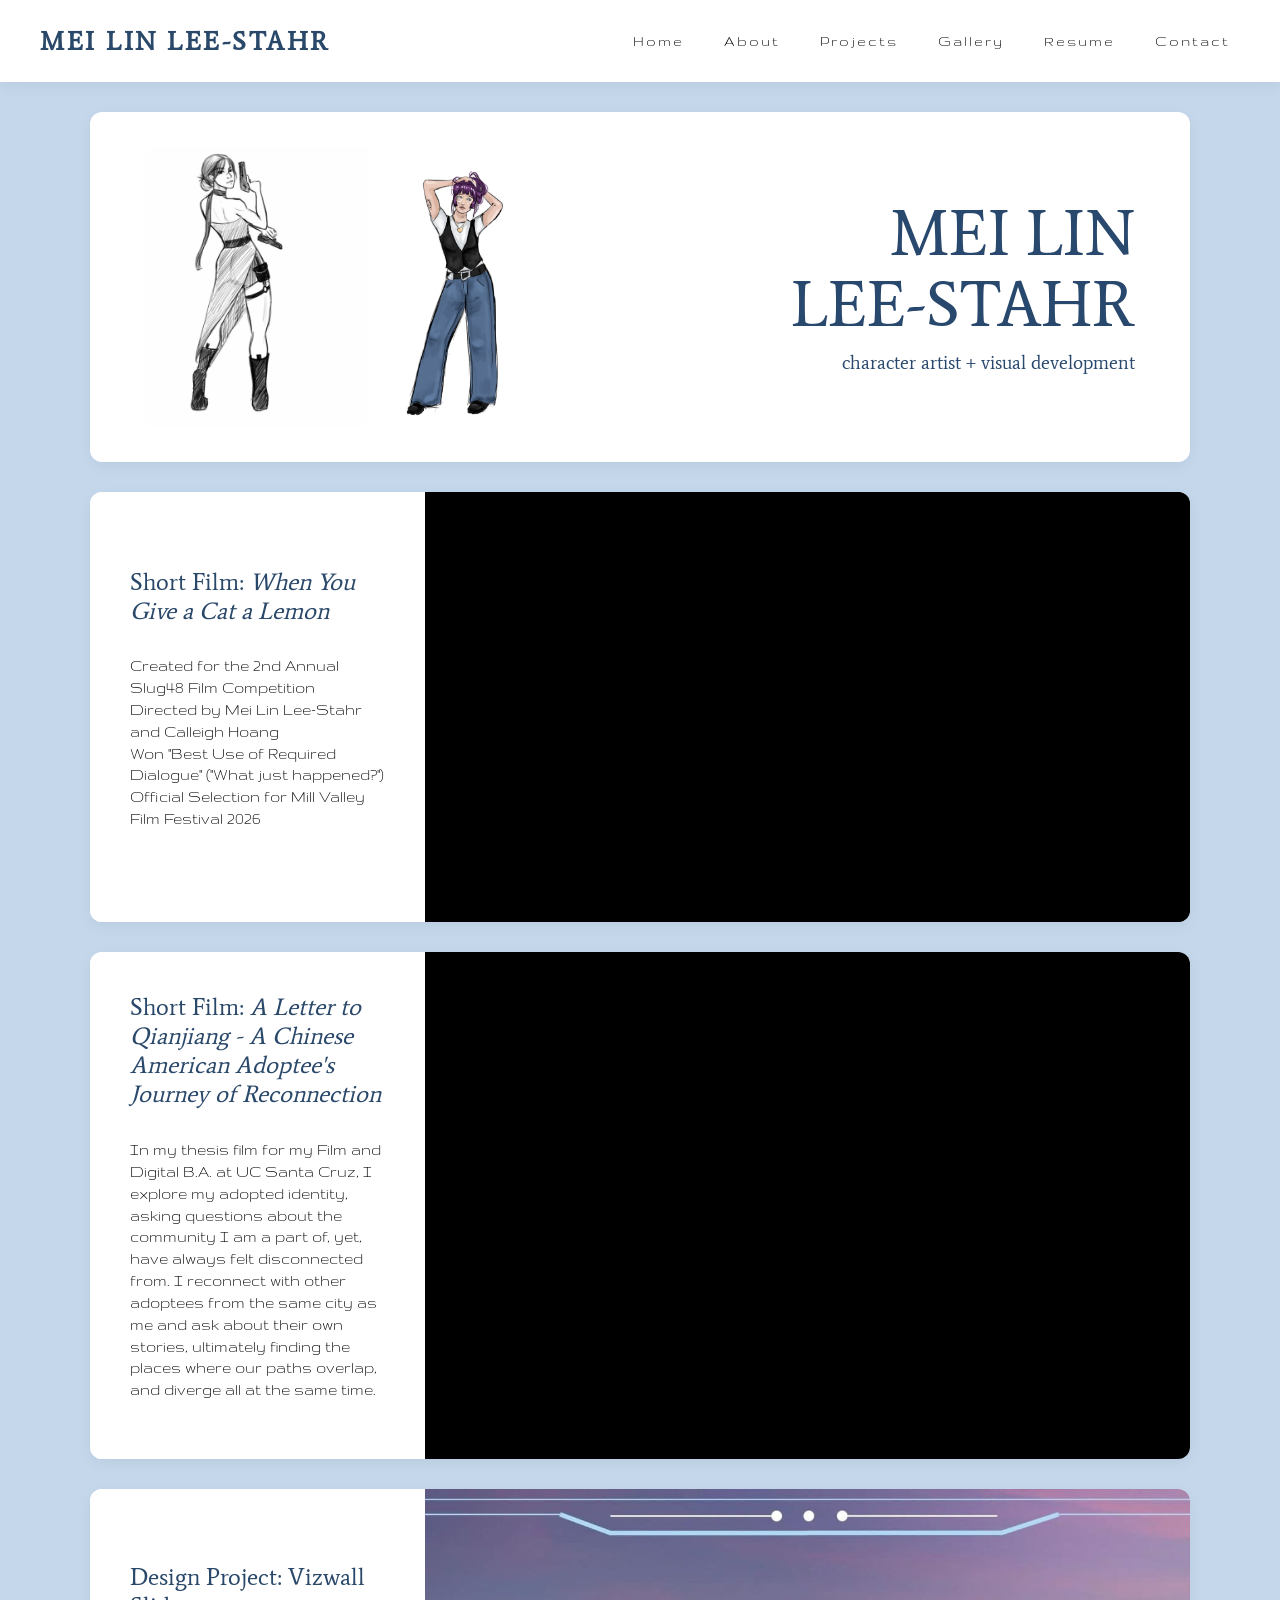
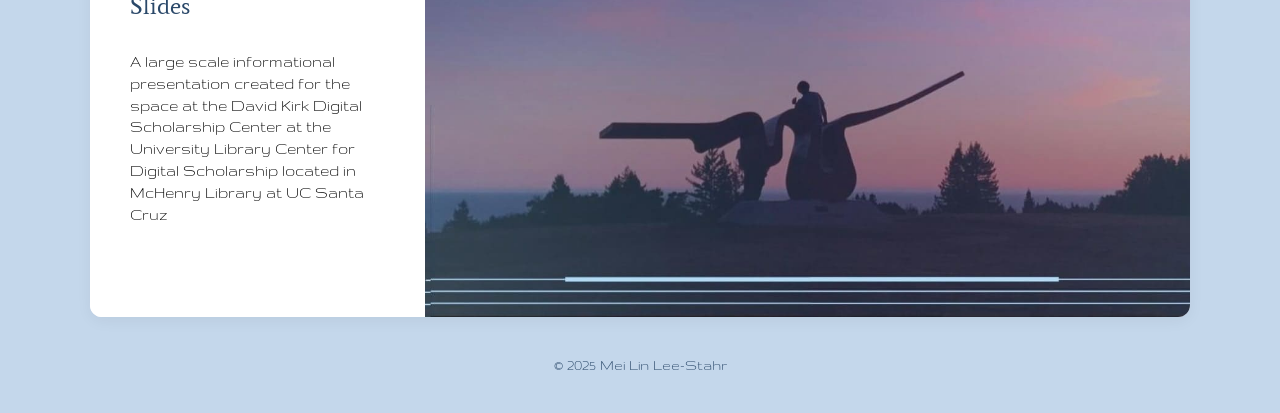
<file: index.html>
<!doctype html>
<html lang="en">
<head>
  <meta charset="utf-8">
  <title>Welcome!</title>
  <meta name="description" content="This is the landing page for Mei Lin's portfolio website.">
  <meta name="robots" content="noindex, nofollow">
  <meta name="viewport" content="width=device-width, initial-scale=1.0">
  <meta name="referrer" content="strict-origin-when-cross-origin">
  
  <link rel="stylesheet" href="mystylesfinal.css">

  <link rel="preconnect" href="https://fonts.googleapis.com">
  <link rel="preconnect" href="https://fonts.gstatic.com" crossorigin>
  <link href="https://fonts.googleapis.com/css2?family=Average&family=Gruppo&display=swap" rel="stylesheet">
</head>

<body>

<!-- Full-width header spanning the entire screen width -->
<header>
  <div class="navbar">
    <div class="logo" style="font-family:'Average';color: #2a4869;">MEI LIN LEE-STAHR</div>

    <nav>
      <ul class="nav-links">
        <li><a href="index.html">Home</a></li>
        <li><a href="About.html">About</a></li>

        <li class="dropdown">
          <a href="javascript:void(0);" class="dropdown-toggle">Projects</a>
          <ul class="dropdown-menu">
            <li><a href="Film.html">When You Give A Cat A Lemon</a></li>
            <li><a href="ltq.html">A Letter to Qianjiang</a></li>
            <li><a href="Projectvizwall.html"> Vizwall Slides </a> </li>
          </ul>
        </li>

        <li class="dropdown">
          <a href="javascript:void(0);" class="dropdown-toggle">Gallery</a>
          <ul class="dropdown-menu">
            <li><a href="characterdesign.html">Character Design</a></li>
            <li><a href="Illustration.html">Illustration</a></li>
            <li><a href="Storyboards.html">Storyboards</a></li>
            <li><a href="videography.html"> Videography </a> </li>
          </ul>
        </li>

        <li><a href="Resume.html">Resume</a></li>
        <li><a href="Contact.html">Contact</a></li>
      </ul>
    </nav>
  </div>
</header>

<main class="page-container">

  <section class="intro-section">
    <div class="intro-card">

      <!-- Restored Intro Art Images -->
      <div class="intro-art">
        <img
          src="imagess/charactersmall.jpeg"
          alt="Character illustration"
          class="intro-character"
        />
        <img
          src="imagess/myoutfit.png"
          alt="Character illustration"
          class="intro-character"
        />
      </div>

      <div class="intro-info">
        <h1 class="intro-name">
          <span>Mei Lin</span>
          <span>Lee-Stahr</span>
        </h1>

        <p class="intro-subtitle">
          character artist + visual development
        </p>
      </div>

    </div>
  </section>

  <div class="project">
    <div class="left">
      <h2 style="color: #2a4869; text-align: left; margin-top: 0;">
        Short Film: <i>When You Give a Cat a Lemon</i> 
      </h2>

      <p>
      Created for the 2nd Annual Slug48 Film Competition<br>
      Directed by Mei Lin Lee-Stahr and Calleigh Hoang<br>
      Won "Best Use of Required Dialogue" ("What just happened?")<br>
      Official Selection for Mill Valley Film Festival 2026
      </p>
    </div>

    <div class="right">
      <div class="video-wrapper">
        <iframe width="800" height="450" src="https://www.youtube.com/embed/4L1wHtk53HQ?si=ygvUxdl6OCo_D9rA" title="YouTube video player" frameborder="0" allow="accelerometer; autoplay; clipboard-write; encrypted-media; gyroscope; picture-in-picture; web-share" referrerpolicy="strict-origin-when-cross-origin" allowfullscreen></iframe>
      </div>
    </div>
  </div>


  <div class="project">
    <div class="left">
      <h2 style="color: #2a4869; text-align: left; margin-top: 0;">
        Short Film: 
        <i>A Letter to Qianjiang - A Chinese American Adoptee's Journey of Reconnection</i>
      </h2>

      <p>
        In my thesis film for my Film and Digital B.A. at UC Santa Cruz, I explore my adopted identity, asking questions about the community I am a part of, yet, have always felt disconnected from. I reconnect with other adoptees from the same city as me and ask about their own stories, ultimately finding the places where our paths overlap, and diverge all at the same time.
      </p>
    </div>

    <div class="right">
      <div class="video-wrapper">
        <iframe width="800" height="450" src="https://www.youtube.com/embed/sx1tc9J9OdE?si=EUVCBI6iU2lTYynq" title="YouTube video player" frameborder="0" allow="accelerometer; autoplay; clipboard-write; encrypted-media; gyroscope; picture-in-picture; web-share" referrerpolicy="strict-origin-when-cross-origin" allowfullscreen></iframe>
      </div>
    </div>
  </div>

  <div class="project">
    <div class="left">
      <h2 style="color: #2a4869; text-align: left; margin-top: 0;">
        Design Project: Vizwall Slides
      </h2>

      <p>
        A large scale informational presentation created for the space at the David Kirk Digital Scholarship Center at the University Library Center for Digital Scholarship located in McHenry Library at UC Santa Cruz
      </p>
    </div>

    <div class="right">
      <a href="Projectvizwall.html">
        <img width="1050" height="600" src="imagess/Vizwallsample-min.jpg" alt="A sunset image of a figure sitting on a squiggle structure">
      </a>
    </div>
  </div>

</main>

<footer class="page-container">
  &copy; 2025 Mei Lin Lee-Stahr
</footer>

<!-- Image Lightbox Modal -->
<div id="imageModal" class="modal" onclick="closeModal()">
  <span class="modal-close">&times;</span>
  <img class="modal-content" id="modalImg">
</div>

<script>
  document.querySelectorAll('.imggrid img, .imggrid-3 img, .right a img, .intro-character').forEach(img => {
    img.style.cursor = 'pointer';
    img.addEventListener('click', function(e) {
      if(this.closest('a') && this.closest('a').getAttribute('href') !== '#') return;
      const modal = document.getElementById('imageModal');
      const modalImg = document.getElementById('modalImg');
      modal.style.display = 'flex';
      modalImg.src = this.src;
      modalImg.alt = this.alt;
    });
  });

  function closeModal() {
    document.getElementById('imageModal').style.display = 'none';
  }

  document.addEventListener('keydown', function(e) {
    if (e.key === 'Escape') closeModal();
  });
</script>

</body>
</html>
</file>
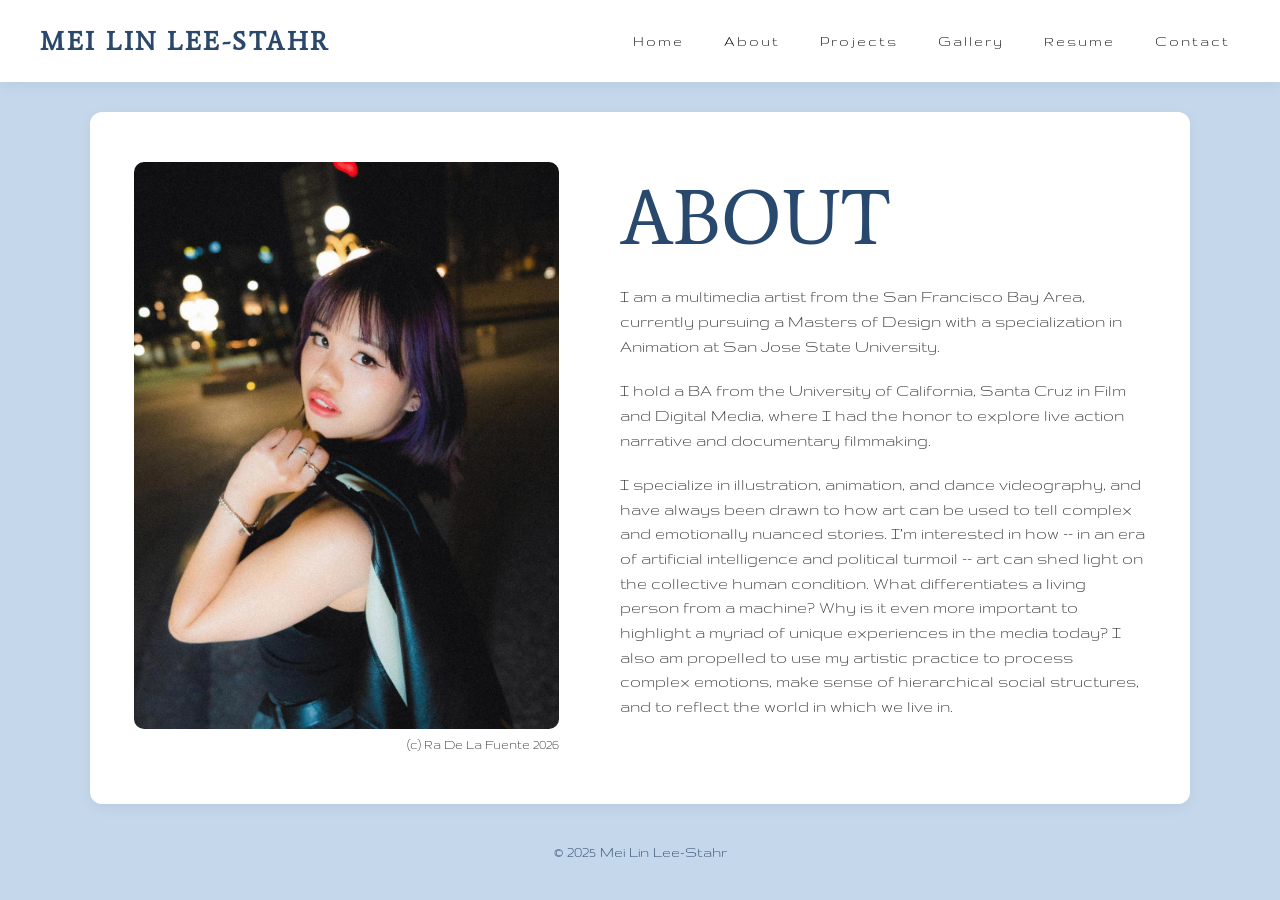
<file: About.html>
<!doctype html>
<html lang="en">
<head>
  <meta charset="utf-8">
  <title>About</title>
  <meta name="description" content="This page explains who Mei Lin is not only as an artist, but as a human being.">
  <meta name="robots" content="noindex, nofollow">
  <meta name="viewport" content="width=device-width, initial-scale=1.0">
  <meta name="referrer" content="strict-origin-when-cross-origin">
  
  <link rel="stylesheet" href="mystylesfinal.css">

  <link rel="preconnect" href="https://fonts.googleapis.com">
  <link rel="preconnect" href="https://fonts.gstatic.com" crossorigin>
  <link href="https://fonts.googleapis.com/css2?family=Average&family=Gruppo&display=swap" rel="stylesheet">
</head>

<body>

<header>
  <div class="navbar">
    <div class="logo" style="font-family:'Average';color: #2a4869;">MEI LIN LEE-STAHR</div>

    <nav>
      <ul class="nav-links">
        <li><a href="index.html">Home</a></li>
        <li><a href="About.html">About</a></li>

        <li class="dropdown">
          <a href="javascript:void(0);" class="dropdown-toggle">Projects</a>
          <ul class="dropdown-menu">
            <li><a href="Film.html">When You Give A Cat A Lemon</a></li>
            <li><a href="ltq.html">A Letter to Qianjiang</a></li>
            <li><a href="Projectvizwall.html">Vizwall Slides</a></li>
          </ul>
        </li>

        <li class="dropdown">
          <a href="javascript:void(0);" class="dropdown-toggle">Gallery</a>
          <ul class="dropdown-menu">
            <li><a href="characterdesign.html">Character Design</a></li>
            <li><a href="Illustration.html">Illustration</a></li>
            <li><a href="Storyboards.html">Storyboards</a></li>
            <li><a href="videography.html">Videography</a></li>
          </ul>
        </li>

        <li><a href="Resume.html">Resume</a></li>
        <li><a href="Contact.html">Contact</a></li>
      </ul>
    </nav>
  </div>
</header>

<main class="page-container">
  <section class="about-section">
    <div class="about-card">

      <div class="about-image">
        <img src="imagess/meilinsmaller.jpg" alt="Portrait of Mei Lin">
        <p class="photo-credit">(c) Ra De La Fuente 2026</p>
      </div>

      <div class="about-info">
        <h1>ABOUT</h1>

        <p>
          I am a multimedia artist from the San Francisco Bay Area,
          currently pursuing a Masters of Design with a specialization
          in Animation at San Jose State University.
        </p>

        <p>
          I hold a BA from the University of California, Santa Cruz
          in Film and Digital Media, where I had the honor to explore
          live action narrative and documentary filmmaking.
        </p>

        <p>
          I specialize in illustration, animation, and dance
          videography, and have always been drawn to how art can be
          used to tell complex and emotionally nuanced stories.
          I’m interested in how -- in an era of artificial intelligence
          and political turmoil -- art can shed light on the collective
          human condition. What differentiates a living person from
          a machine? Why is it even more important to highlight a
          myriad of unique experiences in the media today? I also
          am propelled to use my artistic practice to process
          complex emotions, make sense of hierarchical social
          structures, and to reflect the world in which we live in.
        </p>
      </div>

    </div>
  </section>
</main>

<footer class="page-container">
  &copy; 2025 Mei Lin Lee-Stahr
</footer>

<!-- Image Lightbox Modal -->
<div id="imageModal" class="modal" onclick="closeModal()">
  <span class="modal-close">&times;</span>
  <img class="modal-content" id="modalImg">
</div>

<script>
  document.querySelectorAll('.about-image img').forEach(img => {
    img.style.cursor = 'pointer';
    img.addEventListener('click', function() {
      const modal = document.getElementById('imageModal');
      const modalImg = document.getElementById('modalImg');
      modal.style.display = 'flex';
      modalImg.src = this.src;
      modalImg.alt = this.alt;
    });
  });

  function closeModal() {
    document.getElementById('imageModal').style.display = 'none';
  }

  document.addEventListener('keydown', function(e) {
    if (e.key === 'Escape') closeModal();
  });
</script>

</body>
</html>
</file>
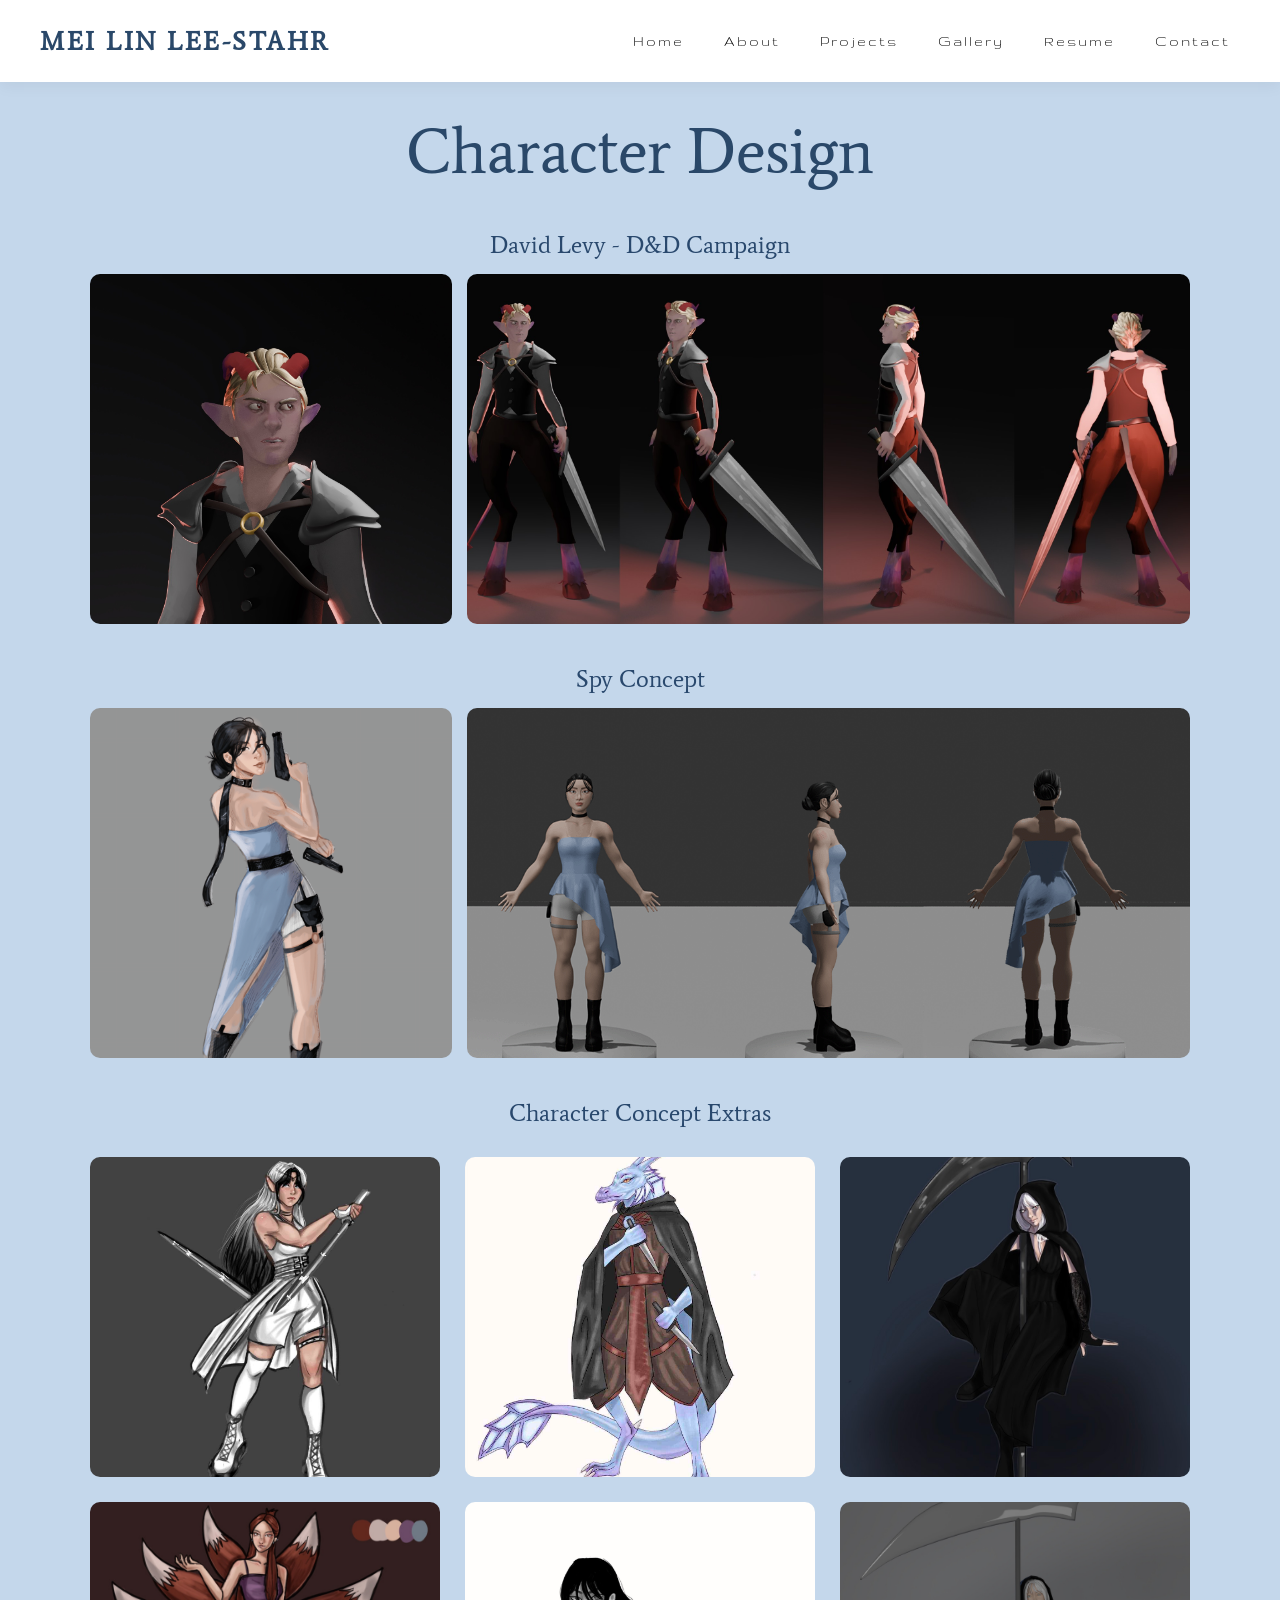
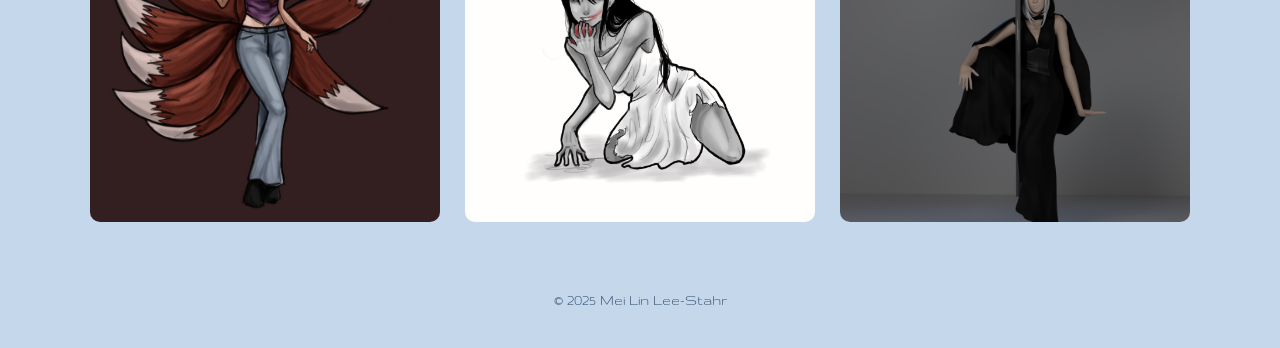
<file: characterdesign.html>
<!doctype html>
<html lang="en">
<head>
  <meta charset="utf-8">
  <title>Character Design</title>
  <meta name="description" content="This page showcases Mei Lin's character designs.">
  <meta name="robots" content="noindex, nofollow">
  <meta name="viewport" content="width=device-width, initial-scale=1.0">
  <meta name="referrer" content="strict-origin-when-cross-origin">

  <link rel="stylesheet" href="mystylesfinal.css">

  <link rel="preconnect" href="https://fonts.googleapis.com">
  <link rel="preconnect" href="https://fonts.gstatic.com" crossorigin>
  <link href="https://fonts.googleapis.com/css2?family=Average&family=Gruppo&display=swap" rel="stylesheet">
</head>

<body>

 <header>
  <div class="navbar">
    <div class="logo" style="font-family:'Average';color: #2a4869;">MEI LIN LEE-STAHR</div>

     <nav>
      <ul class="nav-links">
        <li><a href="index.html">Home</a></li>
        <li><a href="About.html">About</a></li>

       <li class="dropdown">
          <a href="javascript:void(0);" class="dropdown-toggle">Projects</a>
          <ul class="dropdown-menu">
            <li><a href="Film.html">When You Give A Cat A Lemon</a></li>
            <li><a href="ltq.html">A Letter to Qianjiang</a></li>
            <li><a href="Projectvizwall.html">Vizwall Slides</a></li>
          </ul>
        </li>

        <li class="dropdown">
          <a href="javascript:void(0);" class="dropdown-toggle">Gallery</a>
          <ul class="dropdown-menu">
            <li><a href="characterdesign.html">Character Design</a></li>
            <li><a href="Illustration.html">Illustration</a></li>
            <li><a href="Storyboards.html">Storyboards</a></li>
            <li><a href="videography.html">Videography</a></li>
          </ul>
        </li>

        <li><a href="Resume.html">Resume</a></li>
        <li><a href="Contact.html">Contact</a></li>
      </ul>
    </nav>
  </div>
</header>

  <main class="page-container">

    <h1 class="page-title" style="color: #2a4869;">
      Character Design
    </h1>

    <h2>David Levy - D&amp;D Campaign</h2>

    <div class="imggrid">
      <img src="imagess/DAVID vertical 4kpng.jpg"
           alt="A digital drawing of an elf holding two swords.">
      <img src="imagess/davidturnaroundsmall.jpg"
           alt="A digital drawing of a blue and purple dragon with a cloak.">
    </div>

    <h2>Spy Concept</h2>

    <div class="imggrid">
      <img src="imagess/charactersmallcolor.png"
           alt="A digital drawing of a reaper character sitting on a scythe.">
      <img src="imagess/Artboard 1.png"
           alt="A digital drawing of a nine tailed fox woman.">
    </div>

    <h2>Character Concept Extras</h2>

    <div class="imggrid-3">
      <img src="imagess/elfsmall.jpg"
           alt="A digital drawing of an elf holding two swords.">
      <img src="imagess/akrasmall.jpeg"
           alt="A digital drawing of a blue and purple dragon with a cloak.">
      <img src="imagess/reapersmall.jpg"
           alt="A digital drawing of a reaper character sitting on a scythe.">
      <img src="imagess/kitsune.jpg"
           alt="A digital drawing of a nine tailed fox woman.">
    <img src="imagess/wicked_love.jpg" alt="">
        <img src="imagess/reaper3d.jpg" alt="">
    </div>

  </main>

  <footer>
    &copy; 2025 Mei Lin Lee-Stahr
  </footer>

</body>
<!-- Image Lightbox Modal -->
<div id="imageModal" class="modal" onclick="closeModal()">
  <span class="modal-close">&times;</span>
  <img class="modal-content" id="modalImg">
</div>

<script>
  // Add click event to all gallery images
  document.querySelectorAll('.imggrid img, .imggrid-3 img').forEach(img => {
    img.style.cursor = 'pointer';
    img.addEventListener('click', function() {
      const modal = document.getElementById('imageModal');
      const modalImg = document.getElementById('modalImg');
      modal.style.display = 'flex';
      modalImg.src = this.src;
      modalImg.alt = this.alt;
    });
  });

  function closeModal() {
    document.getElementById('imageModal').style.display = 'none';
  }

  // Close modal on Escape key
  document.addEventListener('keydown', function(e) {
    if (e.key === 'Escape') closeModal();
  });
</script>
</html>
</file>
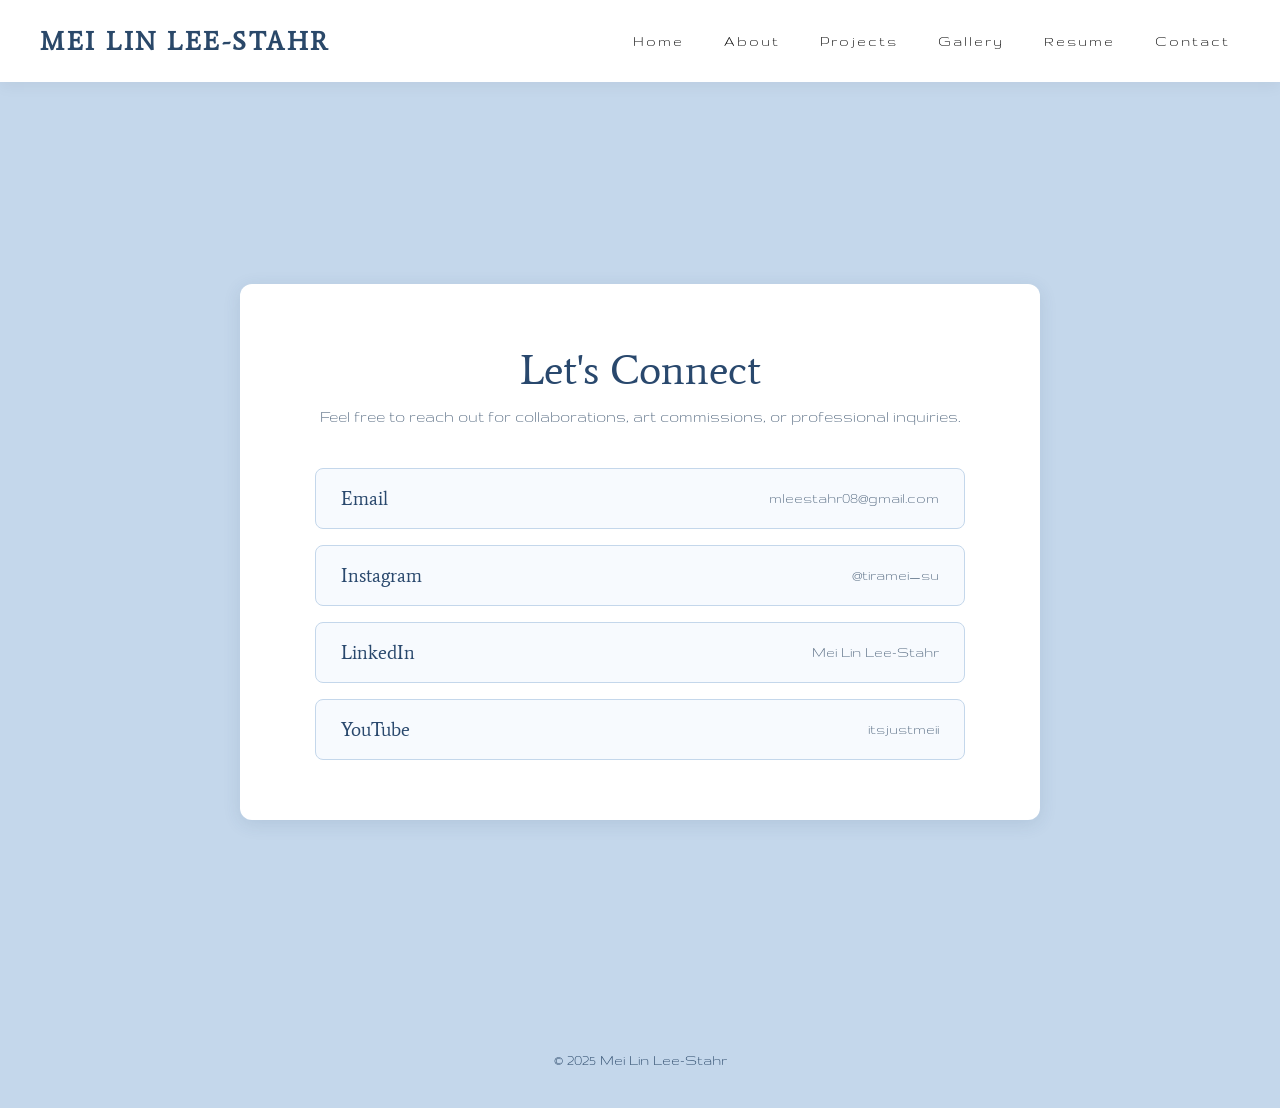
<file: Contact.html>
<!doctype html>
<html lang="en">
<head>
  <meta charset="utf-8">
  <title>Contact - Mei Lin Lee-Stahr</title>
  <meta name="description" content="Get in touch with Mei Lin Lee-Stahr for collaborations, art commissions, and inquiries.">
  <meta name="robots" content="noindex, nofollow">
  <meta name="viewport" content="width=device-width, initial-scale=1.0">
  <meta name="referrer" content="strict-origin-when-cross-origin">
  
  <link rel="stylesheet" href="mystylesfinal.css">
  <link rel="preconnect" href="https://fonts.googleapis.com">
  <link rel="preconnect" href="https://fonts.gstatic.com" crossorigin>
  <link href="https://fonts.googleapis.com/css2?family=Average&family=Gruppo&display=swap" rel="stylesheet">
</head>

<body>

<!-- Header -->
<header>
  <div class="navbar">
    <div class="logo" style="font-family:'Average';color: #2a4869;">MEI LIN LEE-STAHR</div>

    <nav>
      <ul class="nav-links">
        <li><a href="index.html">Home</a></li>
        <li><a href="About.html">About</a></li>

        <!-- Projects Dropdown -->
      <li class="dropdown">
          <a href="javascript:void(0);" class="dropdown-toggle">Projects</a>
          <ul class="dropdown-menu">
            <li><a href="Film.html">When You Give A Cat A Lemon</a></li>
            <li><a href="ltq.html">A Letter to Qianjiang</a></li>
            <li><a href="Projectvizwall.html">Vizwall Slides</a></li>
          </ul>
        </li>

        <li class="dropdown">
          <a href="javascript:void(0);" class="dropdown-toggle">Gallery</a>
          <ul class="dropdown-menu">
            <li><a href="characterdesign.html">Character Design</a></li>
            <li><a href="Illustration.html">Illustration</a></li>
            <li><a href="Storyboards.html">Storyboards</a></li>
            <li><a href="videography.html">Videography</a></li>
          </ul>
        </li>

        <li><a href="Resume.html">Resume</a></li>
        <li><a href="Contact.html">Contact</a></li>
      </ul>
    </nav>
  </div>
</header>

<!-- Main Contact Page Content -->
<main class="contact-page">
  <article class="contact-card">
    <div class="contact-header">
      <h1>Let's Connect</h1>
      <p>Feel free to reach out for collaborations, art commissions, or professional inquiries.</p>
    </div>

    <!-- Social Media & Direct Contact List -->
    <div class="contact-links-list">
      
      <a href="mailto:mleestahr08@gmail.com" class="contact-link-item">
        <span class="contact-platform">Email</span>
        <span class="contact-handle">mleestahr08@gmail.com</span>
      </a>

      <a href="https://instagram.com/tiramei_su" target="_blank" rel="noopener noreferrer" class="contact-link-item">
        <span class="contact-platform">Instagram</span>
        <span class="contact-handle">@tiramei_su</span>
      </a>

      <a href="https://linkedin.com/in/mei-lin-lee-stahr" target="_blank" rel="noopener noreferrer" class="contact-link-item">
        <span class="contact-platform">LinkedIn</span>
        <span class="contact-handle">Mei Lin Lee-Stahr</span>
      </a>

      <a href="https://www.youtube.com/@itsjustmeii" target="_blank" rel="noopener noreferrer" class="contact-link-item">
        <span class="contact-platform">YouTube</span>
        <span class="contact-handle">itsjustmeii</span>
      </a>

    </div>

  </article>
</main>

<footer class="page-container">
  &copy; 2025 Mei Lin Lee-Stahr
</footer>

</body>
</html>
</file>
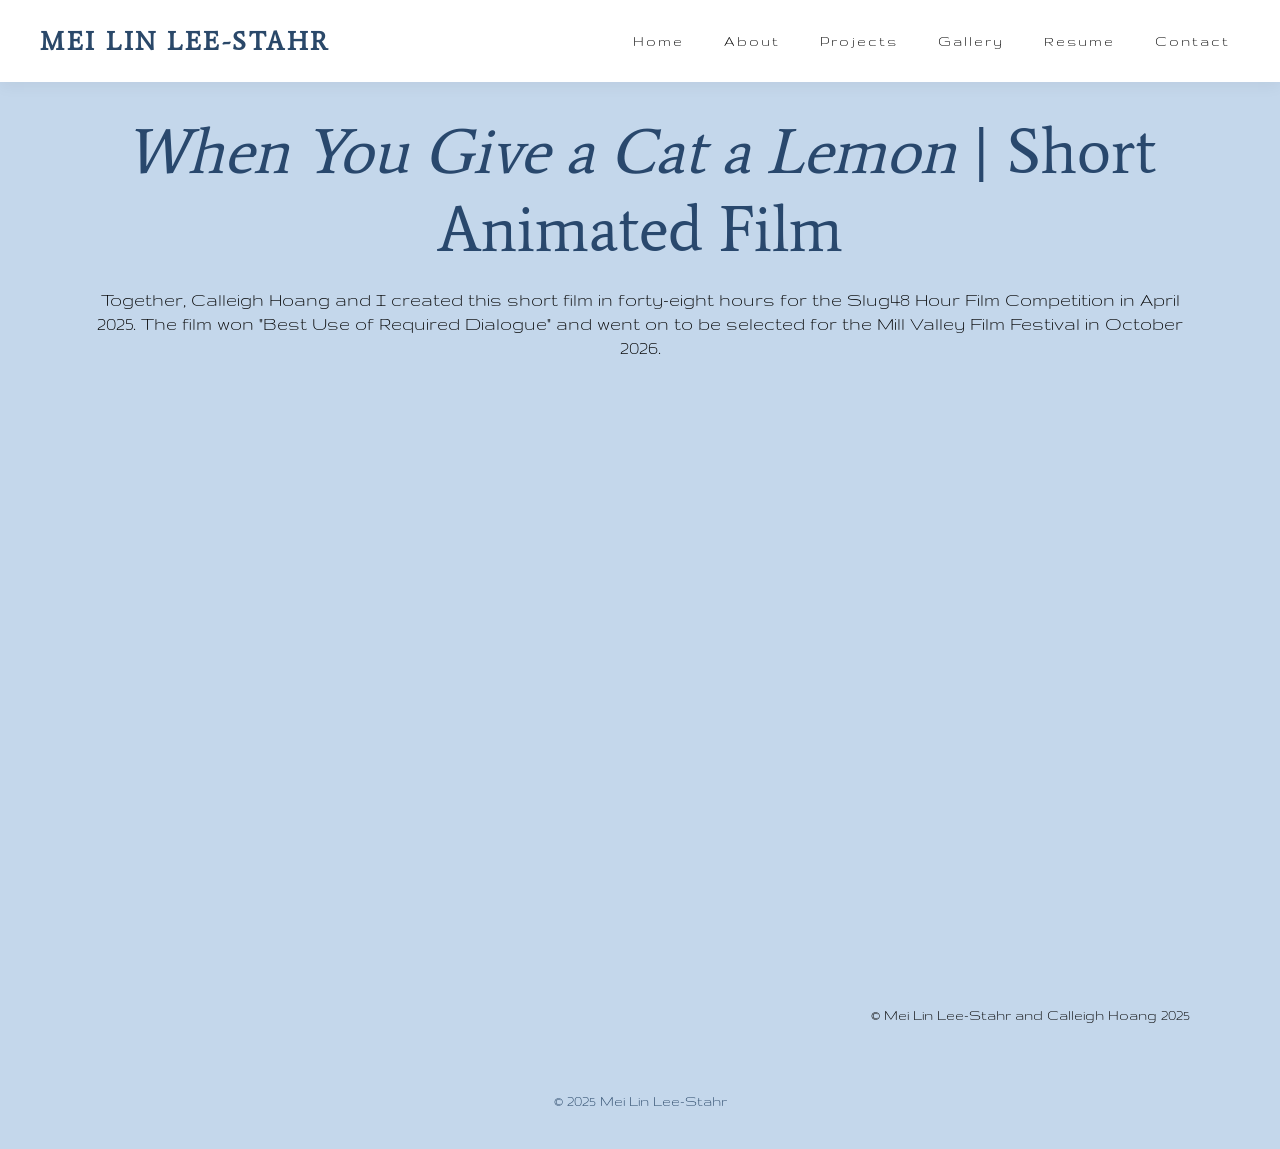
<file: Film.html>
<!doctype html>
<html lang="en">
<head>
  <meta charset="utf-8">
  <title>When You Give A Cat A Lemon</title>
  <meta name="description" content="This page showcases the film When You Give a Cat A Lemon.">
  <meta name="robots" content="noindex, nofollow">
  <meta name="viewport" content="width=device-width, initial-scale=1.0">
  <meta name="referrer" content="strict-origin-when-cross-origin">
  
  <link rel="stylesheet" href="mystylesfinal.css">
  <link rel="preconnect" href="https://fonts.googleapis.com">
  <link rel="preconnect" href="https://fonts.gstatic.com" crossorigin>
  <link href="https://fonts.googleapis.com/css2?family=Average&family=Gruppo&display=swap" rel="stylesheet">
</head>

<body>

<header>
  <div class="navbar">
    <div class="logo" style="font-family:'Average';color: #2a4869;">MEI LIN LEE-STAHR</div>

    <nav>
      <ul class="nav-links">
        <li><a href="index.html">Home</a></li>
        <li><a href="About.html">About</a></li>

        <li class="dropdown">
          <a href="javascript:void(0);" class="dropdown-toggle">Projects</a>
          <ul class="dropdown-menu">
            <li><a href="Film.html">When You Give A Cat A Lemon</a></li>
            <li><a href="ltq.html">A Letter to Qianjiang</a></li>
            <li><a href="Projectvizwall.html"> Vizwall Slides </a> </li>
          </ul>
        </li>

        <li class="dropdown">
          <a href="javascript:void(0);" class="dropdown-toggle">Gallery</a>
          <ul class="dropdown-menu">
            <li><a href="characterdesign.html">Character Design</a></li>
            <li><a href="Illustration.html">Illustration</a></li>
            <li><a href="Storyboards.html">Storyboards</a></li>
            <li><a href="videography.html"> Videography </a> </li>
          </ul>
        </li>

        <li><a href="Resume.html">Resume</a></li>
        <li><a href="Contact.html">Contact</a></li>
      </ul>
    </nav>
  </div>
</header>

<main class="page-container">

  <h1> <i>When You Give a Cat a Lemon</i> | Short Animated Film</h1>
  
  <p> Together, Calleigh Hoang and I created this short film in forty-eight hours for the Slug48 Hour Film Competition in April 2025. The film won "Best Use of Required Dialogue" and went on to be selected for the Mill Valley Film Festival in October 2026. </p>

  <div class="featured-video">
    <iframe src="https://www.youtube.com/embed/4L1wHtk53HQ?si=cvuCaAKDShS4fzBr" title="YouTube video player" allow="accelerometer; autoplay; clipboard-write; encrypted-media; gyroscope; picture-in-picture; web-share" allowfullscreen></iframe>
  </div>
  <figcaption style="font-family:'Gruppo'; text-align:right; margin-bottom:30px;">&copy; Mei Lin Lee-Stahr and Calleigh Hoang 2025</figcaption>


</main>

<footer class="page-container">
  &copy; 2025 Mei Lin Lee-Stahr
</footer>

</body>
</html>
</file>
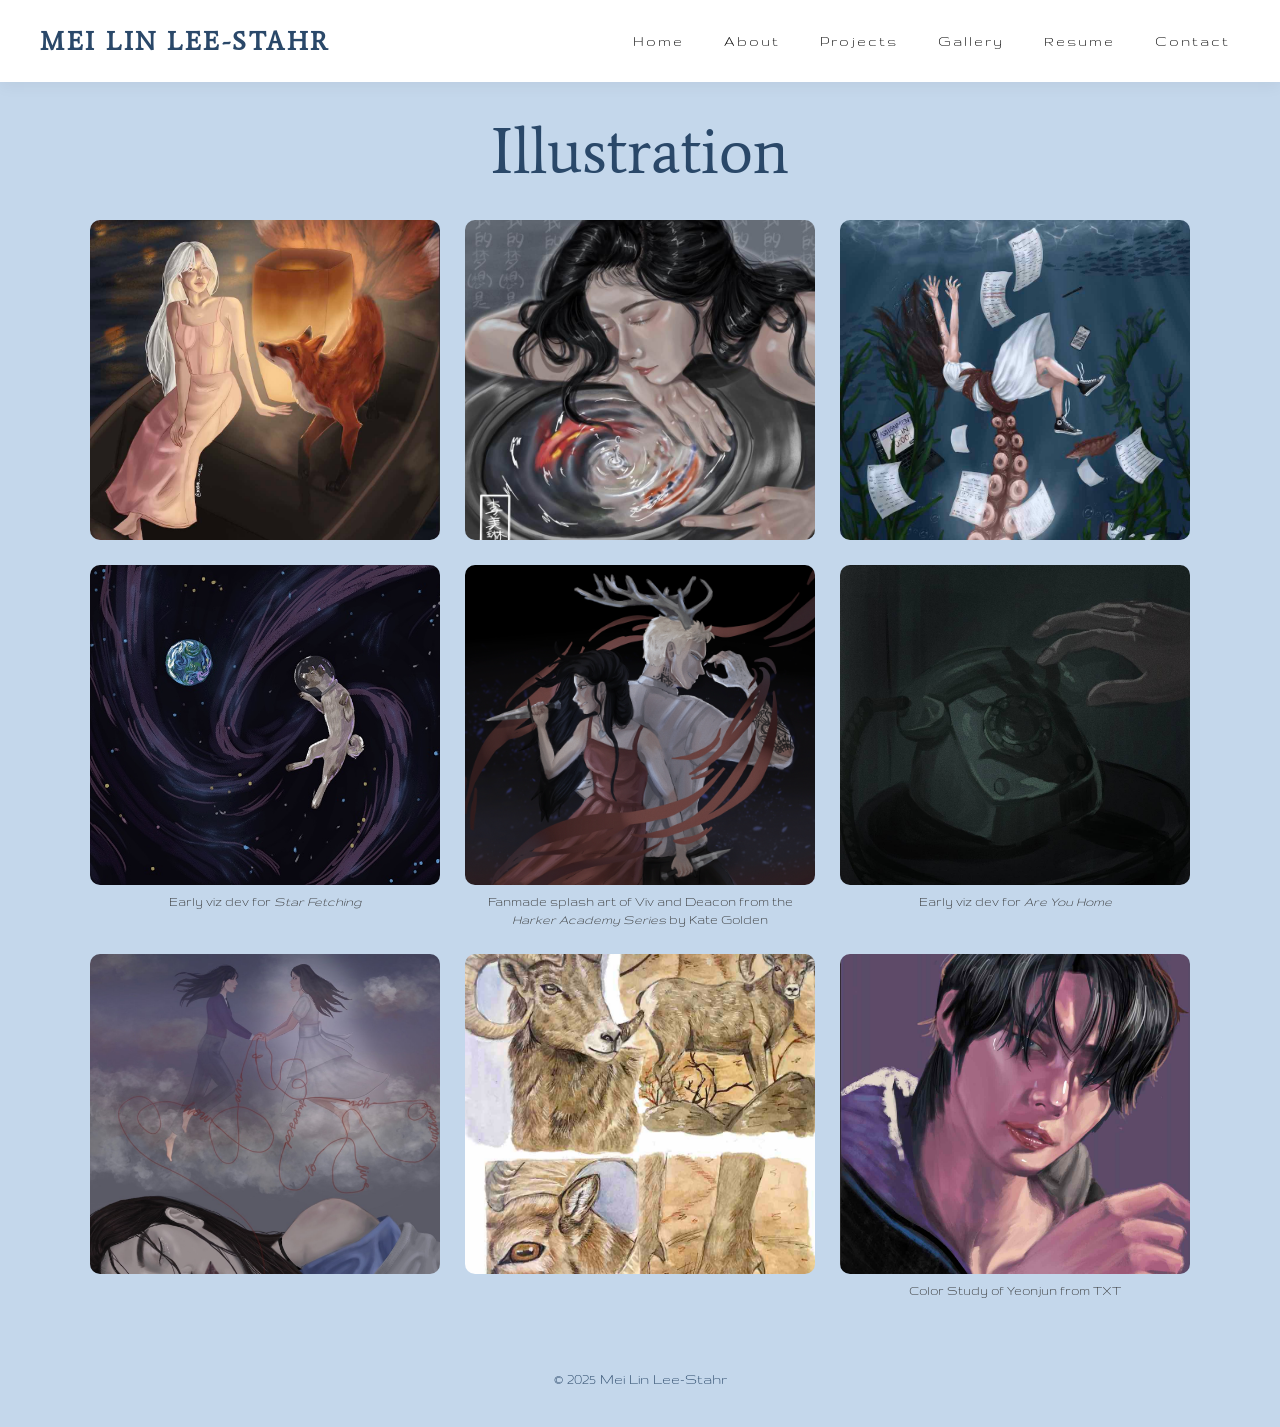
<file: Illustration.html>
<!doctype html>
<html lang="en">
<head>
  <meta charset="utf-8">
  <title>Illustration</title>
  <meta name="description" content="This page showcases Mei Lin's Illustrations.">
  <meta name="robots" content="noindex, nofollow">
  <meta name="viewport" content="width=device-width, initial-scale=1.0">
  
  <meta name="referrer" content="strict-origin-when-cross-origin">
  
  <link rel="stylesheet" href="mystylesfinal.css">

  <link rel="preconnect" href="https://fonts.googleapis.com">
  <link rel="preconnect" href="https://fonts.gstatic.com" crossorigin>
  <link href="https://fonts.googleapis.com/css2?family=Average&family=Gruppo&display=swap" rel="stylesheet">
</head>

<body>

<header>
  <div class="navbar">
    <div class="logo" style="font-family:'Average';color: #2a4869;">MEI LIN LEE-STAHR</div>

    <nav>
      <ul class="nav-links">
        <li><a href="index.html">Home</a></li>
        <li><a href="About.html">About</a></li>

      <li class="dropdown">
          <a href="javascript:void(0);" class="dropdown-toggle">Projects</a>
          <ul class="dropdown-menu">
            <li><a href="Film.html">When You Give A Cat A Lemon</a></li>
            <li><a href="ltq.html">A Letter to Qianjiang</a></li>
            <li><a href="Projectvizwall.html">Vizwall Slides</a></li>
          </ul>
        </li>

        <li class="dropdown">
          <a href="javascript:void(0);" class="dropdown-toggle">Gallery</a>
          <ul class="dropdown-menu">
            <li><a href="characterdesign.html">Character Design</a></li>
            <li><a href="Illustration.html">Illustration</a></li>
            <li><a href="Storyboards.html">Storyboards</a></li>
            <li><a href="videography.html">Videography</a></li>
          </ul>
        </li>
        <li><a href="Resume.html">Resume</a></li>
        <li><a href="Contact.html">Contact</a></li>
      </ul>
    </nav>
  </div>
</header>

<main class="page-container">

  <h1 style="color: #2a4869; margin-bottom: 25px;">Illustration</h1>

  <div class="imggrid-3">

    <figure class="grid-item">
      <img src="imagess/foxsmall.jpg" alt="Fox illustration">
    </figure>

    <figure class="grid-item">
      <img src="imagess/dream.jpeg" alt="Dream illustration">
    </figure>

    <figure class="grid-item">
      <img src="imagess/fallingsmall.jpg" alt="Falling illustration">
    </figure>

    <figure class="grid-item">
      <img src="imagess/laikaconceptsmall.jpg" alt="Laika concept illustration">
      <figcaption>Early viz dev for <i> Star Fetching </i> </figcaption>
    </figure>

    <figure class="grid-item">
      <img src="imagess/demonssmall.png" alt="Demons illustration">
      <figcaption>Fanmade splash art of Viv and Deacon from the <i>Harker Academy Series</i> by Kate Golden</figcaption>
    </figure>

    <figure class="grid-item">
      <img src="imagess/phone.jpg" alt="Phone illustration">
      <figcaption>Early viz dev for <i> Are You Home </i> </figcaption>
    </figure>

    <figure class="grid-item">
      <img src="imagess/dreampt2.jpeg" alt="Dream Part 2 illustration">
    </figure>

    <figure class="grid-item">
      <img src="imagess/sheep.jpg" alt="Sheep illustration">
    </figure>

    <figure class="grid-item">
      <img src="imagess/yeonjunsmall.jpg" alt="Portrait illustration">
      <figcaption>Color Study of Yeonjun from TXT</figcaption>
    </figure>

  </div>

</main>

<footer>
  &copy; 2025 Mei Lin Lee-Stahr
</footer>

<!-- Image Lightbox Modal -->
<div id="imageModal" class="modal" onclick="closeModal()">
  <span class="modal-close">&times;</span>
  <img class="modal-content" id="modalImg">
</div>

<script>
  // Add click event to all gallery images for lightbox modal
  document.querySelectorAll('.imggrid img, .imggrid-3 img').forEach(img => {
    img.style.cursor = 'pointer';
    img.addEventListener('click', function() {
      const modal = document.getElementById('imageModal');
      const modalImg = document.getElementById('modalImg');
      modal.style.display = 'flex';
      modalImg.src = this.src;
      modalImg.alt = this.alt;
    });
  });

  function closeModal() {
    document.getElementById('imageModal').style.display = 'none';
  }

  // Close modal on Escape key
  document.addEventListener('keydown', function(e) {
    if (e.key === 'Escape') closeModal();
  });
</script>

</body>
</html>
</file>
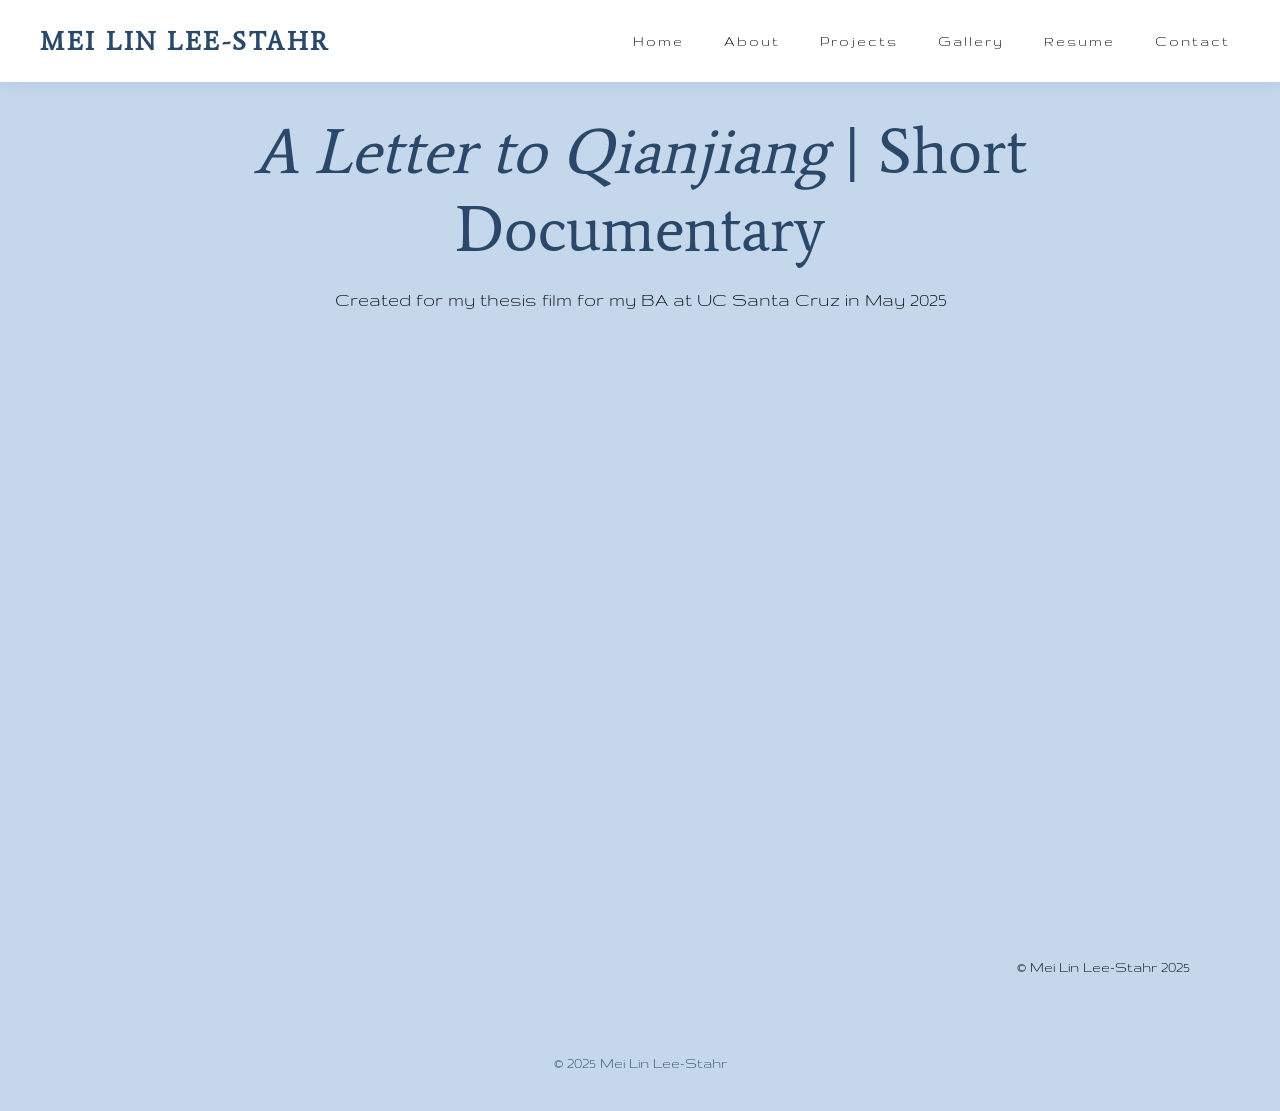
<file: ltq.html>
<!doctype html>
<html lang="en">
<head>
  <meta charset="utf-8">
  <title>A Letter to Qianjiang</title>
  <meta name="description" content="This page showcases the film A Letter to Qianjiang.">
  <meta name="robots" content="noindex, nofollow">
  <meta name="viewport" content="width=device-width, initial-scale=1.0">
  <meta name="referrer" content="strict-origin-when-cross-origin">
  
  <link rel="stylesheet" href="mystylesfinal.css">

  <link rel="preconnect" href="https://fonts.googleapis.com">
  <link rel="preconnect" href="https://fonts.gstatic.com" crossorigin>
  <link href="https://fonts.googleapis.com/css2?family=Average&family=Gruppo&display=swap" rel="stylesheet">
</head>

<body>

<header>
  <div class="navbar">
    <div class="logo" style="font-family:'Average';color: #2a4869;">MEI LIN LEE-STAHR</div>

    <nav>
      <ul class="nav-links">
        <li><a href="index.html">Home</a></li>
        <li><a href="About.html">About</a></li>

        <li class="dropdown">
          <a href="javascript:void(0);" class="dropdown-toggle">Projects</a>
          <ul class="dropdown-menu">
            <li><a href="Film.html">When You Give A Cat A Lemon</a></li>
            <li><a href="ltq.html">A Letter to Qianjiang</a></li>
            <li><a href="Projectvizwall.html">Vizwall Slides</a></li>
          </ul>
        </li>

        <li class="dropdown">
          <a href="javascript:void(0);" class="dropdown-toggle">Gallery</a>
          <ul class="dropdown-menu">
            <li><a href="characterdesign.html">Character Design</a></li>
            <li><a href="Illustration.html">Illustration</a></li>
            <li><a href="Storyboards.html">Storyboards</a></li>
            <li><a href="videography.html">Videography</a></li>
          </ul>
        </li>

        <li><a href="Resume.html">Resume</a></li>
        <li><a href="Contact.html">Contact</a></li>
      </ul>
    </nav>
  </div>
</header>

<main class="page-container">

  <h1 class="page-title" style="color: #2a4869;"><i>A Letter to Qianjiang</i> | Short Documentary</h1>
  <p>Created for my thesis film for my BA at UC Santa Cruz in May 2025</p>
  
  <div class="featured-video">
    <iframe src="https://www.youtube.com/embed/sx1tc9J9OdE?si=PlIOH0fox3WkjQS_" title="YouTube video player" allow="accelerometer; autoplay; clipboard-write; encrypted-media; gyroscope; picture-in-picture; web-share" allowfullscreen></iframe>
  </div>
  
  <figcaption style="font-family:'Gruppo'; text-align:right; margin-bottom:40px;">&copy; Mei Lin Lee-Stahr 2025</figcaption>

</main>

<footer class="page-container">
  &copy; 2025 Mei Lin Lee-Stahr
</footer>

</body>
</html>
</file>
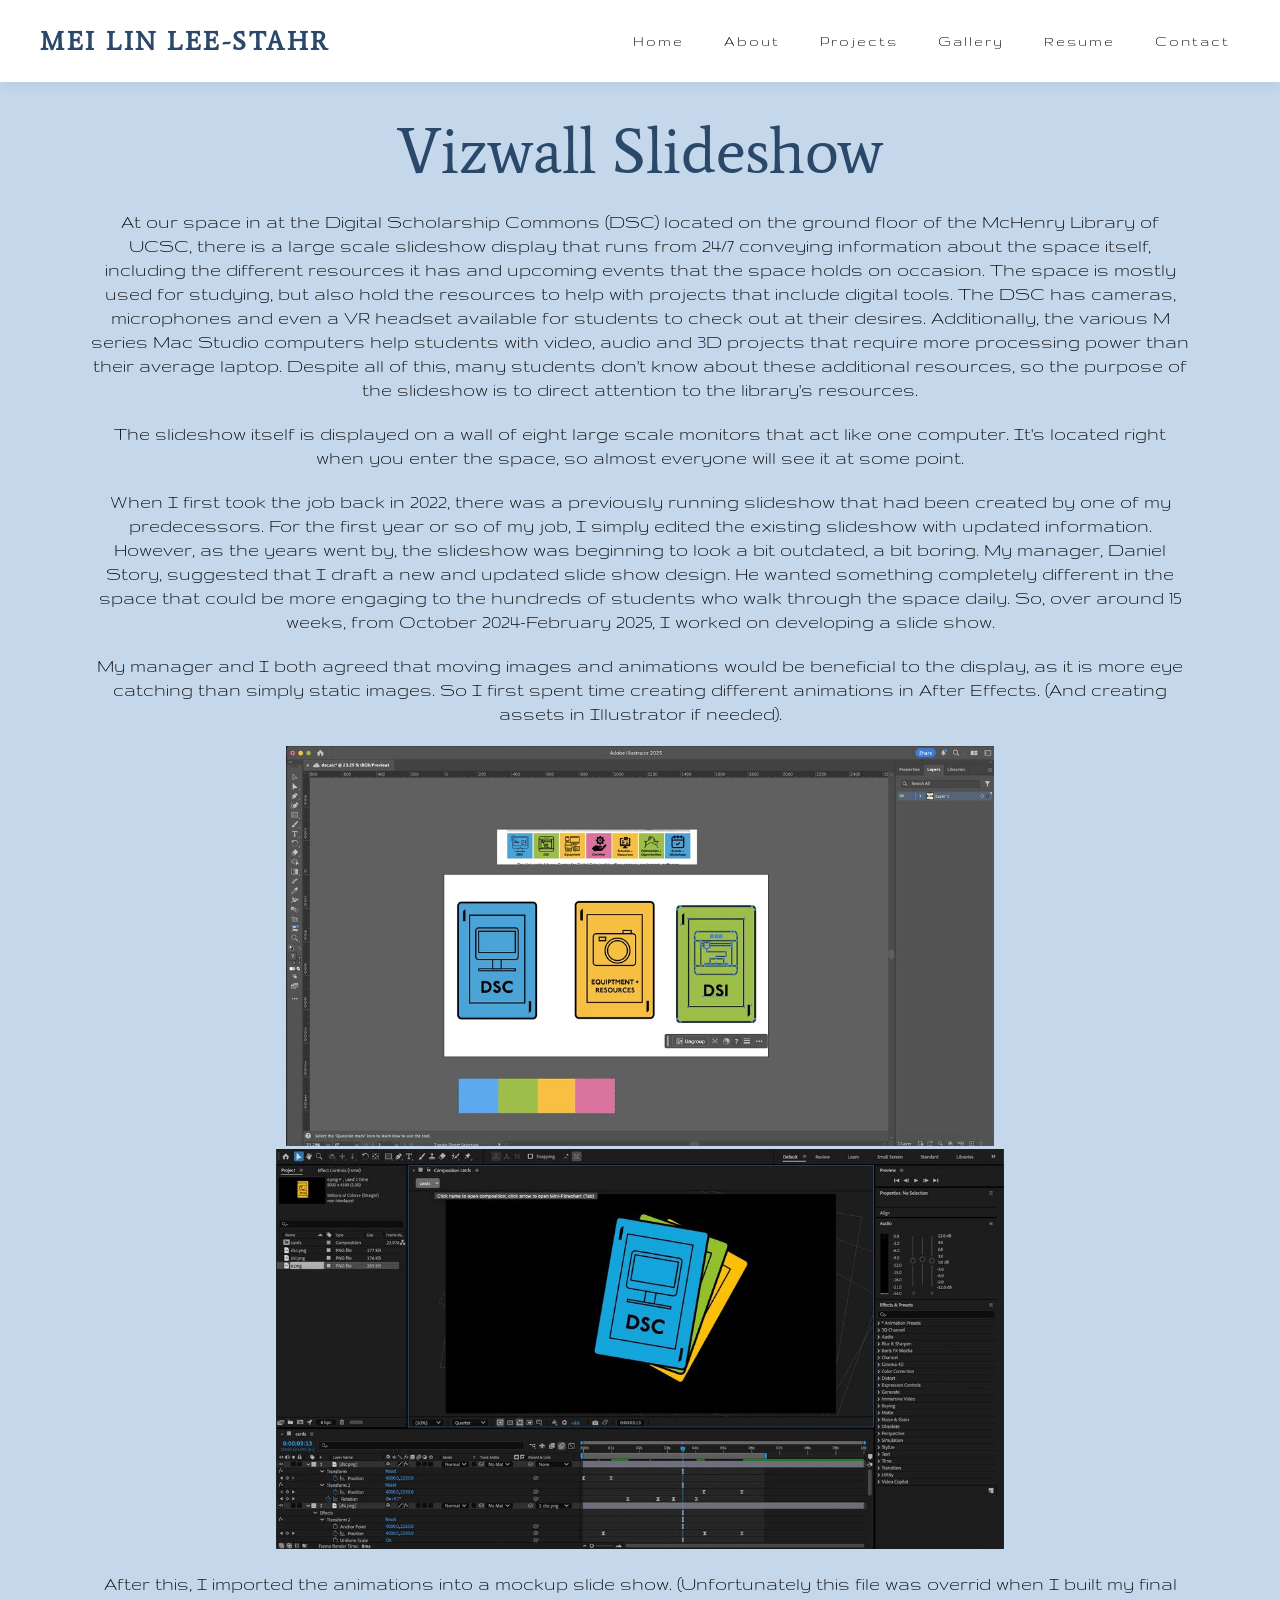
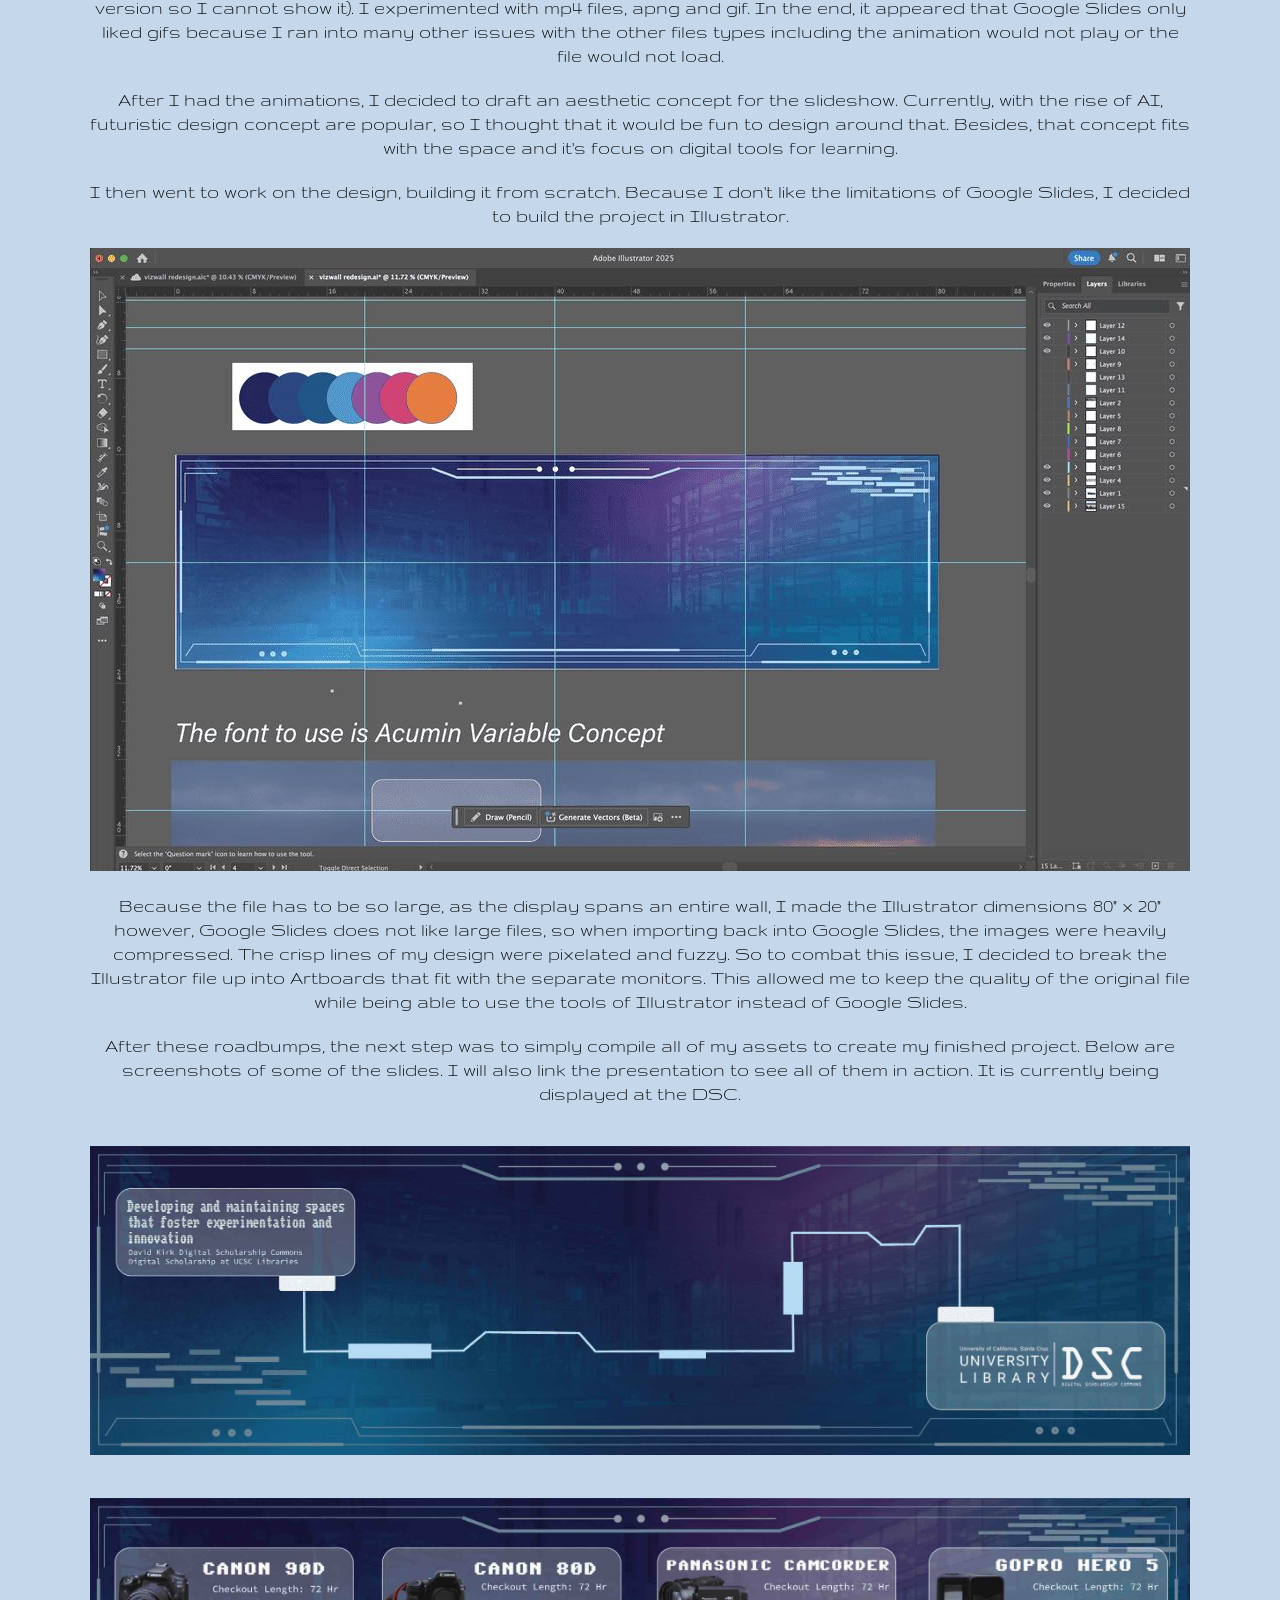
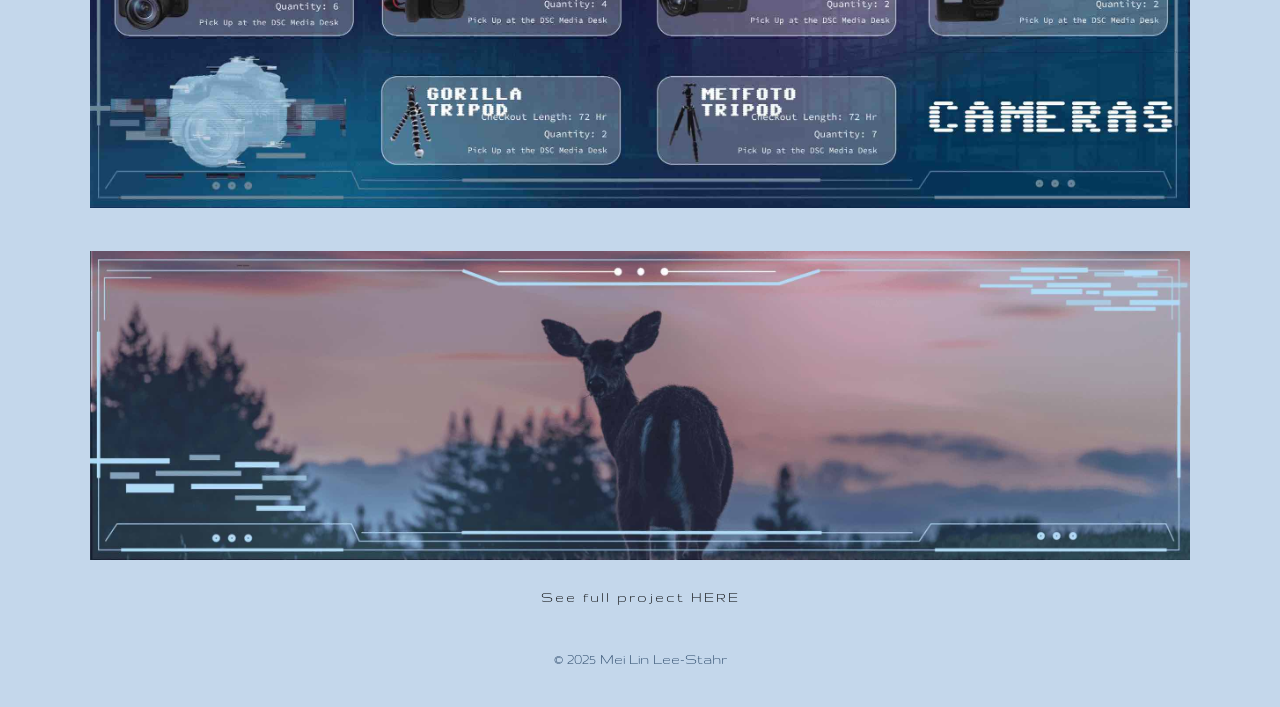
<file: Projectvizwall.html>
<!doctype html>
<html lang="en">
<head>
  <meta charset="utf-8">
  <title>Project: Vizwall</title>
  <meta name="description" content="This describes Mei Lin's project'.">
  <meta name="robots" content="noindex, nofollow">
  <meta name="viewport" content="width=device-width, initial-scale=1.0">
  
  <meta name="referrer" content="strict-origin-when-cross-origin">
  
  <link rel="stylesheet" href="mystylesfinal.css">

  <link rel="preconnect" href="https://fonts.googleapis.com">
  <link rel="preconnect" href="https://fonts.gstatic.com" crossorigin>
  <link href="https://fonts.googleapis.com/css2?family=Average&family=Gruppo&display=swap" rel="stylesheet">
  
</head>

<body>

<header>
  <div class="navbar">
    <div class="logo" style="font-family:'Average';color: #2a4869;">MEI LIN LEE-STAHR</div>

     <nav>
      <ul class="nav-links">
        <li><a href="index.html">Home</a></li>
        <li><a href="About.html">About</a></li>

       <li class="dropdown">
          <a href="javascript:void(0);" class="dropdown-toggle">Projects</a>
          <ul class="dropdown-menu">
            <li><a href="Film.html">When You Give A Cat A Lemon</a></li>
            <li><a href="ltq.html">A Letter to Qianjiang</a></li>
            <li><a href="Projectvizwall.html">Vizwall Slides</a></li>
          </ul>
        </li>

        <li class="dropdown">
          <a href="javascript:void(0);" class="dropdown-toggle">Gallery</a>
          <ul class="dropdown-menu">
            <li><a href="characterdesign.html">Character Design</a></li>
            <li><a href="Illustration.html">Illustration</a></li>
            <li><a href="Storyboards.html">Storyboards</a></li>
            <li><a href="videography.html">Videography</a></li>
          </ul>
        </li>

        <li><a href="Resume.html">Resume</a></li>
        <li><a href="Contact.html">Contact</a></li>
      </ul>
    </nav>
  </div>
</header>
<body>
	 <main class="page-container">

    <h1 class="page-title" style="color: #2a4869;">
    Vizwall Slideshow
    </h1>
	<p>
	At our space in at the Digital Scholarship Commons (DSC) located on the ground floor of the McHenry Library of UCSC, there is a large scale slideshow display that runs from 24/7 conveying information about the space itself, including the different resources it has and upcoming events that the space holds on occasion. The space is mostly used for studying, but also hold the resources to help with projects that include digital tools. The DSC has cameras, microphones and even a VR headset available for students to check out at their desires. Additionally, the various M series Mac Studio computers help students with video, audio and 3D projects that require more processing power than their average laptop. Despite all of this, many students don't know about these additional resources, so the purpose of the slideshow is to direct attention to the library's resources. </p>
	
	<p>
	The slideshow itself is displayed on a wall of eight large scale monitors that act like one computer. It's located right when you enter the space, so almost everyone will see it at some point. </p>
	<p>
	When I first took the job back in 2022, there was a previously running slideshow that had been created by one of my predecessors. For the first year or so of my job, I simply edited the existing slideshow with updated information. However, as the years went by, the slideshow was beginning to look a bit outdated, a bit boring. My manager, Daniel Story, suggested that I draft a new and updated slide show design. He wanted something completely different in the space that could be more engaging to the hundreds of students who walk through the space daily. So, over around 15 weeks, from October 2024-February 2025, I worked on developing a slide show. 
</p>
	<p>
	My manager and I both agreed that moving images and animations would be beneficial to the display, as it is more eye catching than simply static images. So I first spent time creating different animations in After Effects. (And creating assets in Illustrator if needed). </p>
	
    <img style="height:400px;" src="imagess/dsismall.jpg" alt="This shows an Adobe Illustrator document, showing the different assets created.">
    <img style="height:400px;" src="imagess/dscsmall.jpg" alt="Shows an After Effects timeline of the animation process">
 
<p>
After this, I imported the animations into a mockup slide show. (Unfortunately this file was overrid when I built my final version so I cannot show it). I experimented with mp4 files, apng and gif. In the end, it appeared that Google Slides only liked gifs because I ran into many other issues with the other files types including the animation would not play or the file would not load. 
</p>

<p>
After I had the animations, I decided to draft an aesthetic concept for the slideshow. Currently, with the rise of AI, futuristic design concept are popular, so I thought that it would be fun to design around that. Besides, that concept fits with the space and it's focus on digital tools for learning. </p>

<p>
I then went to work on the design, building it from scratch. Because I don't like the limitations of Google Slides, I decided to build the project in Illustrator. </p>

<img src="imagess/bg-min.jpg" alt="shows an Adobe Illustrator file with the background of the design.">

<p>
Because the file has to be so large, as the display spans an entire wall, I made the Illustrator dimensions 80" x 20" however, Google Slides does not like large files, so when importing back into Google Slides, the images were heavily compressed. The crisp lines of my design were pixelated and fuzzy. So to combat this issue, I decided to break the Illustrator file up into Artboards that fit with the separate monitors. This allowed me to keep the quality of the original file while being able to use the tools of Illustrator instead of Google Slides. </p>

<p>After these roadbumps, the next step was to simply compile all of my assets to create my finished project. Below are screenshots of some of the slides. I will also link the presentation to see all of them in action. It is currently being displayed at the DSC. </p>

<img style="width: 1200px; margin-top: 20px; margin-bottom: 20px;" src="imagess/mainsmall.jpg" alt="This shows the homepage slide from the slideshow.">
<img style="width: 1200px; margin-top: 20px; margin-bottom: 20px;"src="imagess/camerasmall.jpg" alt="This image gives information about the camera equipment available to students.">
<img style="width: 1200px; margin-top: 20px; margin-bottom: 20px;" src="imagess/deersmall.jpg" alt="This shows one of the filler images for the slideshow of a deer in the sunset.">

<a  href="https://docs.google.com/presentation/d/1JXznTQvEHZDfz79JgJ9mE5kpJ86CE5UKfUhD2QXBtCQ/edit?usp=sharing" target="_blank" rel="noopener noreferrer" class="nav-styled-link">
  See full project HERE</a>


<footer>
  &copy; 2025 Mei Lin Lee-Stahr
</footer>

</body>
</html>
</file>
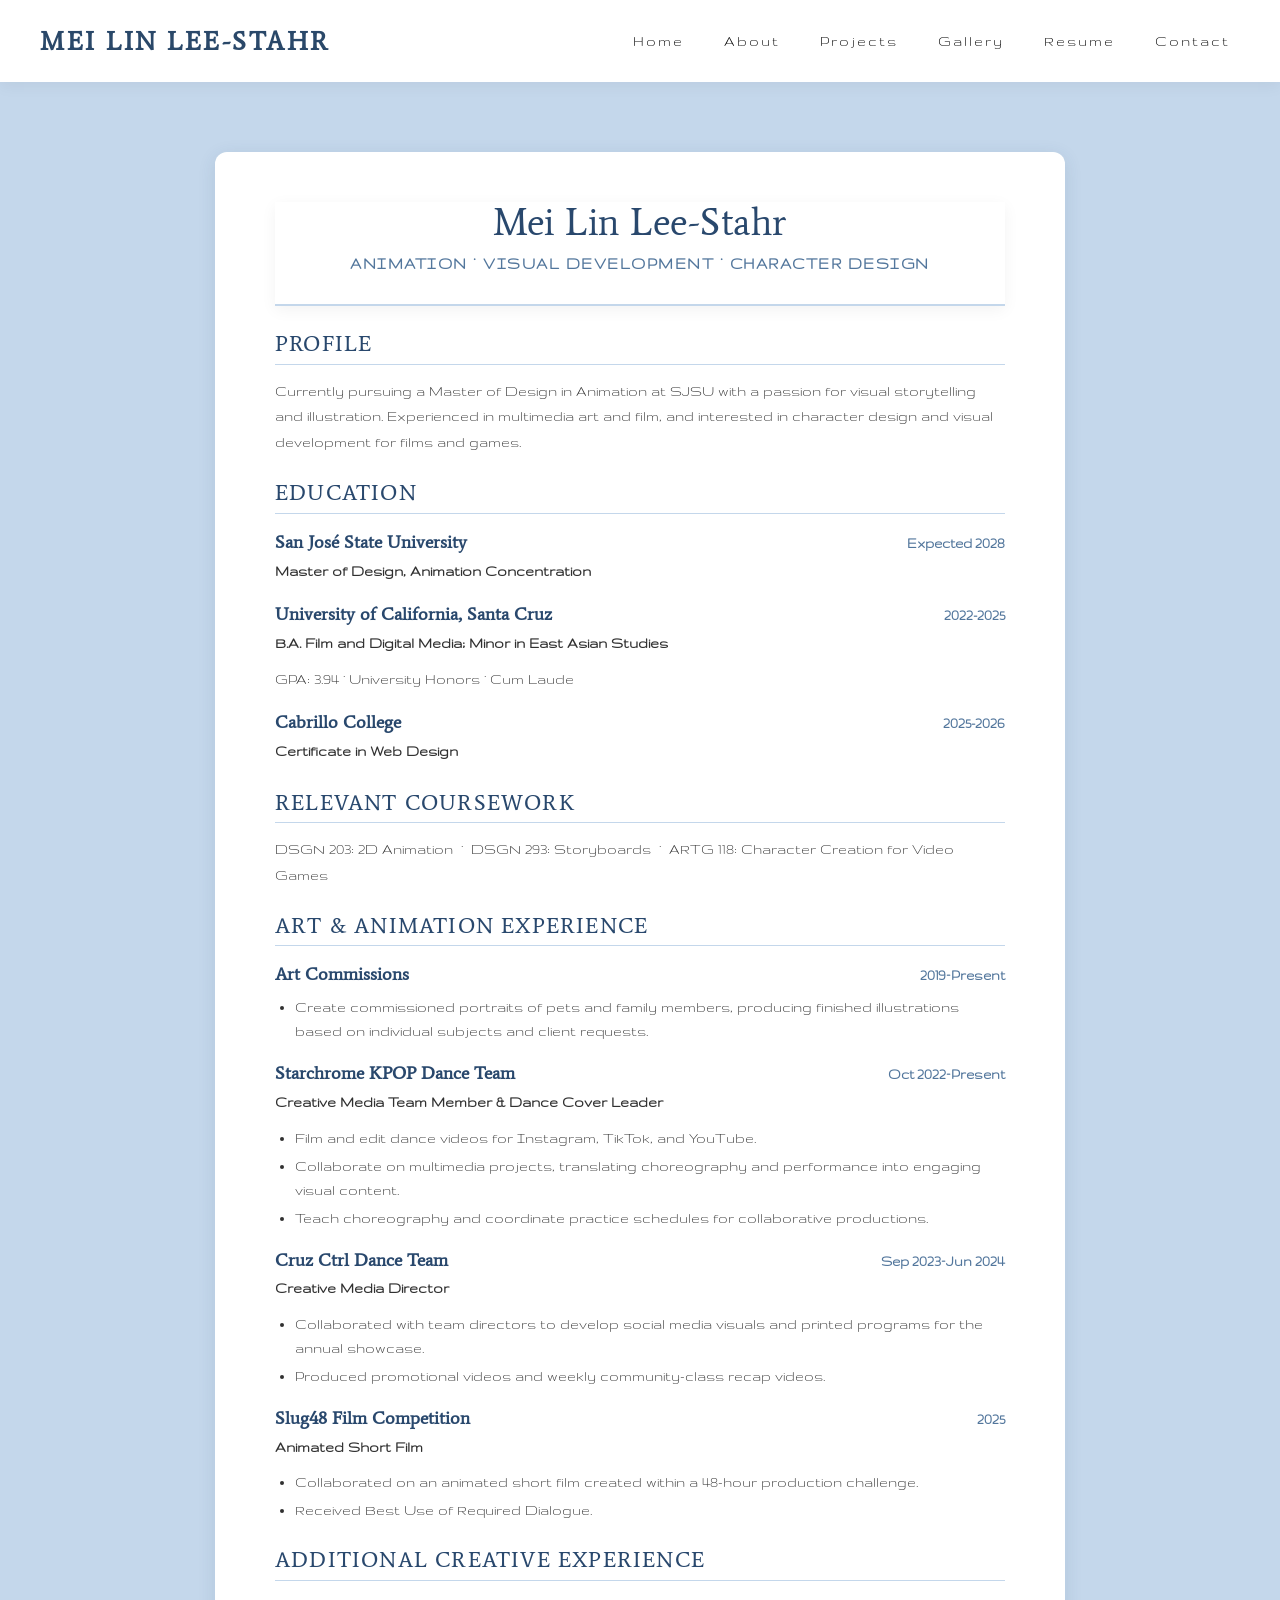
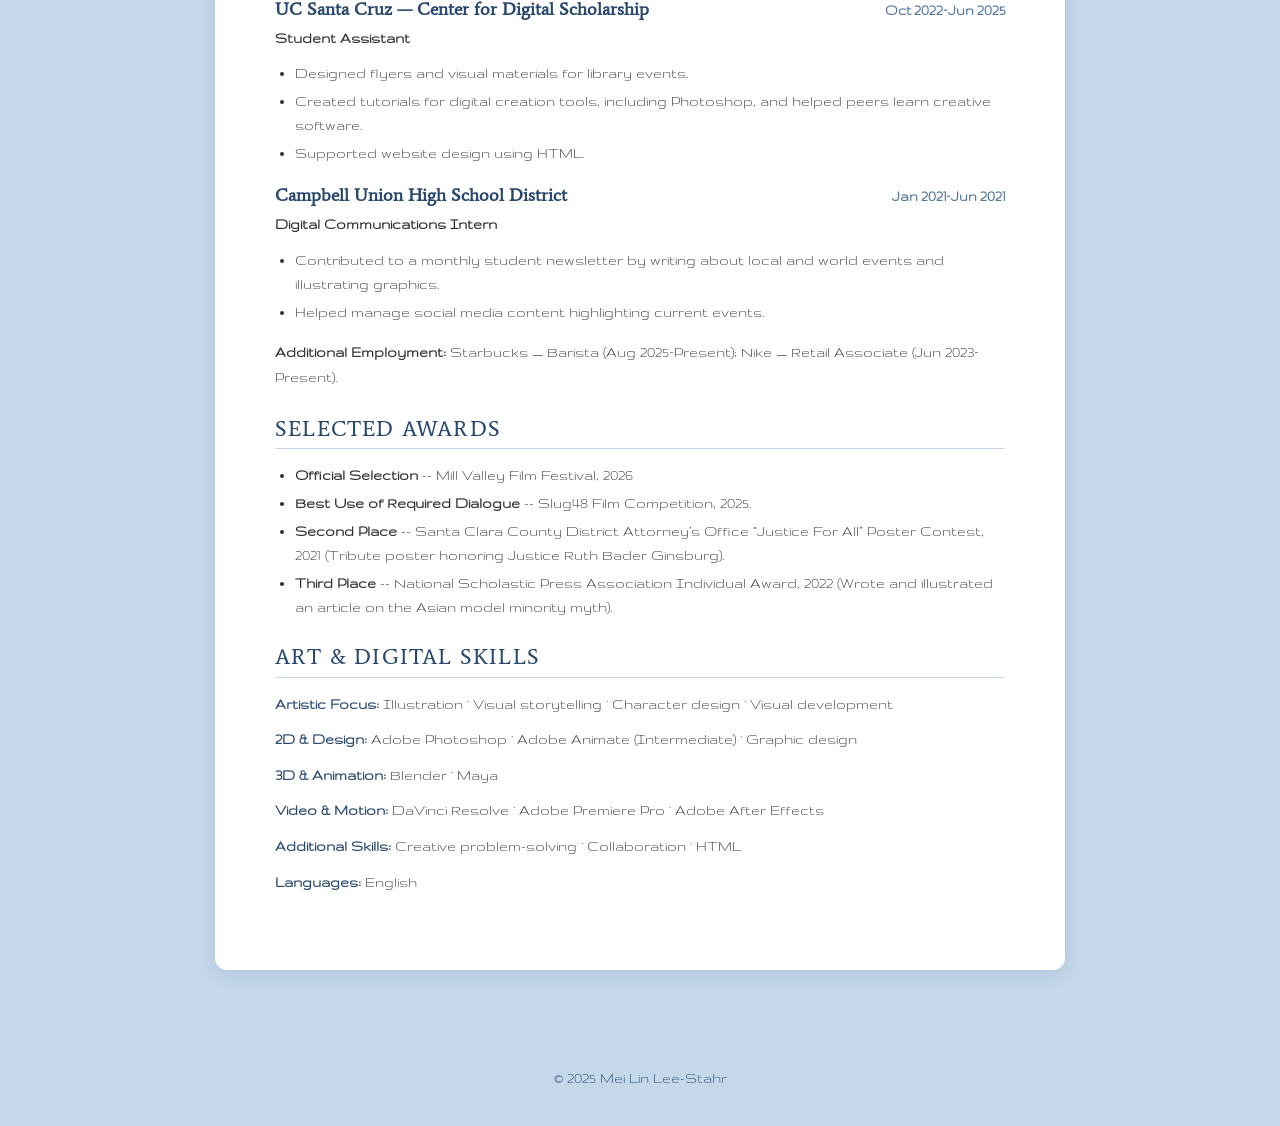
<file: Resume.html>
<!doctype html>
<html lang="en">
<head>
  <meta charset="utf-8">
  <title>Resume - Mei Lin Lee-Stahr</title>
  <meta name="description" content="Resume of Mei Lin Lee-Stahr - Animation, Visual Development, and Character Design.">
  <meta name="robots" content="noindex, nofollow">
  <meta name="viewport" content="width=device-width, initial-scale=1.0">
  <meta name="referrer" content="strict-origin-when-cross-origin">
  
  <link rel="stylesheet" href="mystylesfinal.css">

  <link rel="preconnect" href="https://fonts.googleapis.com">
  <link rel="preconnect" href="https://fonts.gstatic.com" crossorigin>
  <link href="https://fonts.googleapis.com/css2?family=Average&family=Gruppo&display=swap" rel="stylesheet">
</head>

<body>

<header>
  <div class="navbar">
    <div class="logo" style="font-family:'Average';color: #2a4869;">MEI LIN LEE-STAHR</div>

    <nav>
      <ul class="nav-links">
        <li><a href="index.html">Home</a></li>
        <li><a href="About.html">About</a></li>

     <li class="dropdown">
          <a href="javascript:void(0);" class="dropdown-toggle">Projects</a>
          <ul class="dropdown-menu">
            <li><a href="Film.html">When You Give A Cat A Lemon</a></li>
            <li><a href="ltq.html">A Letter to Qianjiang</a></li>
            <li><a href="Projectvizwall.html">Vizwall Slides</a></li>
          </ul>
        </li>

        <li class="dropdown">
          <a href="javascript:void(0);" class="dropdown-toggle">Gallery</a>
          <ul class="dropdown-menu">
            <li><a href="characterdesign.html">Character Design</a></li>
            <li><a href="Illustration.html">Illustration</a></li>
            <li><a href="Storyboards.html">Storyboards</a></li>
            <li><a href="videography.html">Videography</a></li>
          </ul>
        </li>

        <li><a href="Resume.html">Resume</a></li>
        <li><a href="Contact.html">Contact</a></li>
      </ul>
    </nav>
  </div>
</header>

<main class="resume-page">
  <article class="resume-card">

    <!-- CONTACT HEADER -->
    <header class="resume-header">
      <h1>Mei Lin Lee-Stahr</h1>

      <p class="resume-subtitle">
        Animation · Visual Development · Character Design
      </p>

    </header>

    <!-- PROFILE -->
    <section class="resume-section">
      <h2>Profile</h2>
      <p>
    	Currently pursuing a Master of Design in Animation at SJSU with a passion for visual storytelling and illustration. Experienced in multimedia art and film, and interested in character design and visual development for films and games. 
      </p>
    </section>

    <!-- EDUCATION -->
    <section class="resume-section">
      <h2>Education</h2>

      <div class="resume-entry">
        <div class="entry-top">
          <span class="entry-title">San José State University</span>
          <span class="entry-date">Expected 2028</span>
        </div>
        <p class="entry-sub">Master of Design, Animation Concentration</p>
      </div>

      <div class="resume-entry">
        <div class="entry-top">
          <span class="entry-title">University of California, Santa Cruz</span>
          <span class="entry-date">2022-2025</span>
        </div>
        <p class="entry-sub">B.A. Film and Digital Media; Minor in East Asian Studies</p>
        <p class="entry-details">GPA: 3.94 · University Honors · Cum Laude</p>
      </div>

      <div class="resume-entry">
        <div class="entry-top">
          <span class="entry-title">Cabrillo College</span>
          <span class="entry-date">2025-2026</span>
        </div>
        <p class="entry-sub">Certificate in Web Design</p>
      </div>
    </section>

    <!-- RELEVANT COURSEWORK -->
    <section class="resume-section">
      <h2>Relevant Coursework</h2>
      <p class="resume-note">
        DSGN 203: 2D Animation &nbsp;·&nbsp; DSGN 293: Storyboards &nbsp;·&nbsp; ARTG 118: Character Creation for Video Games
      </p>
    </section>

    <!-- ART AND ANIMATION -->
    <section class="resume-section">
      <h2>Art &amp; Animation Experience</h2>

      <div class="resume-entry">
        <div class="entry-top">
          <span class="entry-title">Art Commissions</span>
          <span class="entry-date">2019–Present</span>
        </div>
        <ul>
          <li>Create commissioned portraits of pets and family members, producing finished illustrations based on individual subjects and client requests.</li>
        </ul>
      </div>

      <div class="resume-entry">
        <div class="entry-top">
          <span class="entry-title">Starchrome KPOP Dance Team</span>
          <span class="entry-date">Oct 2022–Present</span>
        </div>
        <p class="entry-role">Creative Media Team Member &amp; Dance Cover Leader</p>
        <ul>
          <li>Film and edit dance videos for Instagram, TikTok, and YouTube.</li>
          <li>Collaborate on multimedia projects, translating choreography and performance into engaging visual content.</li>
          <li>Teach choreography and coordinate practice schedules for collaborative productions.</li>
        </ul>
      </div>

      <div class="resume-entry">
        <div class="entry-top">
          <span class="entry-title">Cruz Ctrl Dance Team</span>
          <span class="entry-date">Sep 2023–Jun 2024</span>
        </div>
        <p class="entry-role">Creative Media Director</p>
        <ul>
          <li>Collaborated with team directors to develop social media visuals and printed programs for the annual showcase.</li>
          <li>Produced promotional videos and weekly community-class recap videos.</li>
        </ul>
      </div>

      <div class="resume-entry">
        <div class="entry-top">
          <span class="entry-title">Slug48 Film Competition</span>
          <span class="entry-date">2025</span>
        </div>
        <p class="entry-role">Animated Short Film</p>
        <ul>
          <li>Collaborated on an animated short film created within a 48-hour production challenge.</li>
          <li>Received Best Use of Required Dialogue.</li>
        </ul>
      </div>
    </section>

    <!-- ADDITIONAL CREATIVE EXPERIENCE -->
    <section class="resume-section">
      <h2>Additional Creative Experience</h2>

      <div class="resume-entry">
        <div class="entry-top">
          <span class="entry-title">UC Santa Cruz — Center for Digital Scholarship</span>
          <span class="entry-date">Oct 2022–Jun 2025</span>
        </div>
        <p class="entry-role">Student Assistant</p>
        <ul>
          <li>Designed flyers and visual materials for library events.</li>
          <li>Created tutorials for digital creation tools, including Photoshop, and helped peers learn creative software.</li>
          <li>Supported website design using HTML.</li>
        </ul>
      </div>

      <div class="resume-entry">
        <div class="entry-top">
          <span class="entry-title">Campbell Union High School District</span>
          <span class="entry-date">Jan 2021–Jun 2021</span>
        </div>
        <p class="entry-role">Digital Communications Intern</p>
        <ul>
          <li>Contributed to a monthly student newsletter by writing about local and world events and illustrating graphics.</li>
          <li>Helped manage social media content highlighting current events.</li>
        </ul>
      </div>

      <p class="resume-note" style="margin-top: 15px;">
        <strong>Additional Employment:</strong> Starbucks — Barista (Aug 2025–Present); Nike — Retail Associate (Jun 2023–Present).
      </p>
    </section>

    <!-- AWARDS -->
    <section class="resume-section">
      <h2>Selected Awards</h2>
      <ul>
       <li><strong>Official Selection</strong> -- Mill Valley Film Festival, 2026</li>
        <li><strong>Best Use of Required Dialogue</strong> -- Slug48 Film Competition, 2025.</li>
        <li><strong>Second Place</strong> -- Santa Clara County District Attorney’s Office “Justice For All” Poster Contest, 2021 (Tribute poster honoring Justice Ruth Bader Ginsburg).</li>
        <li><strong>Third Place</strong> -- National Scholastic Press Association Individual Award, 2022 (Wrote and illustrated an article on the Asian model minority myth).</li>
      </ul>
    </section>

    <!-- SKILLS -->
    <section class="resume-section">
      <h2>Art &amp; Digital Skills</h2>

      <p class="skills-group">
        <span class="skills-label">Artistic Focus:</span> Illustration · Visual storytelling · Character design · Visual development
      </p>
      <p class="skills-group">
        <span class="skills-label">2D &amp; Design:</span> Adobe Photoshop · Adobe Animate (Intermediate) · Graphic design
      </p>
      <p class="skills-group">
        <span class="skills-label">3D &amp; Animation:</span> Blender · Maya
      </p>
      <p class="skills-group">
        <span class="skills-label">Video &amp; Motion:</span> DaVinci Resolve · Adobe Premiere Pro · Adobe After Effects
      </p>
      <p class="skills-group">
        <span class="skills-label">Additional Skills:</span> Creative problem-solving · Collaboration · HTML
      </p>
      <p class="skills-group">
        <span class="skills-label">Languages:</span> English 
      </p>
    </section>

  </article>
</main>

<footer class="page-container">
  &copy; 2025 Mei Lin Lee-Stahr
</footer>

</body>
</html>
</file>
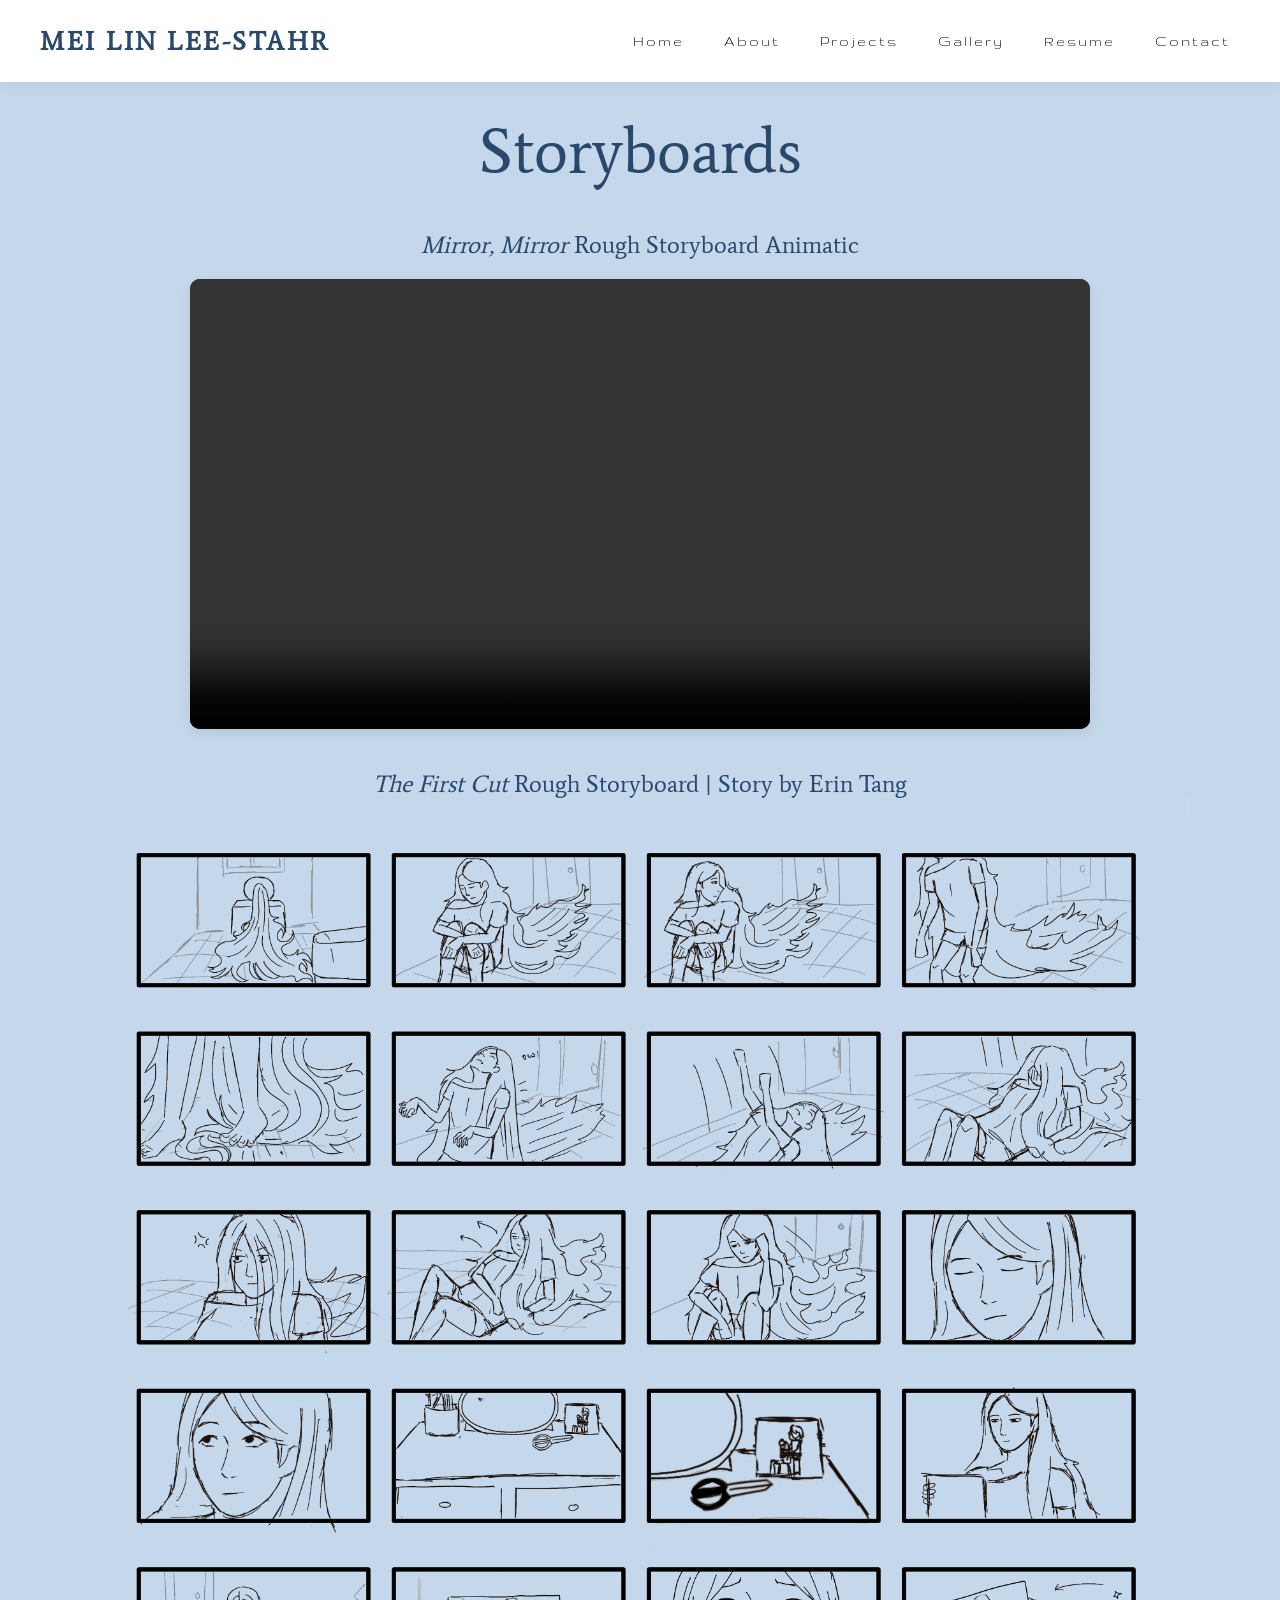
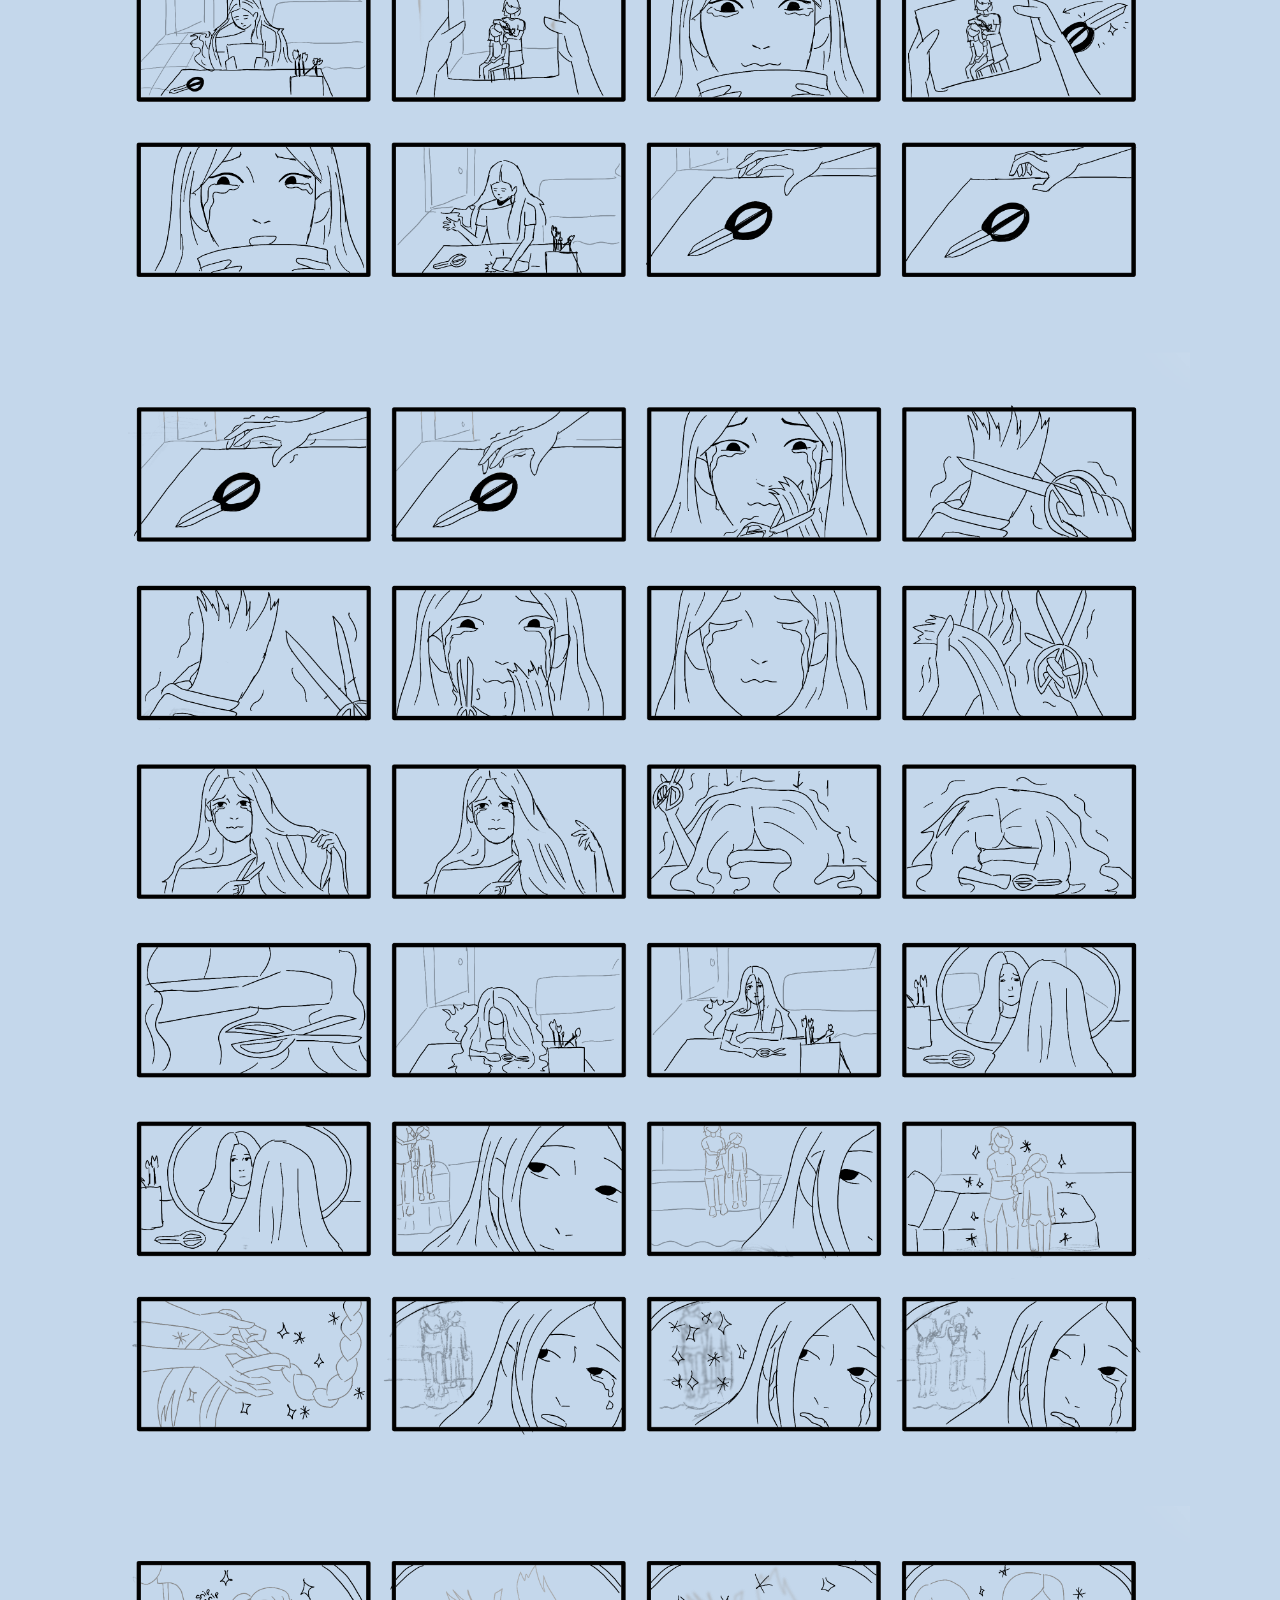
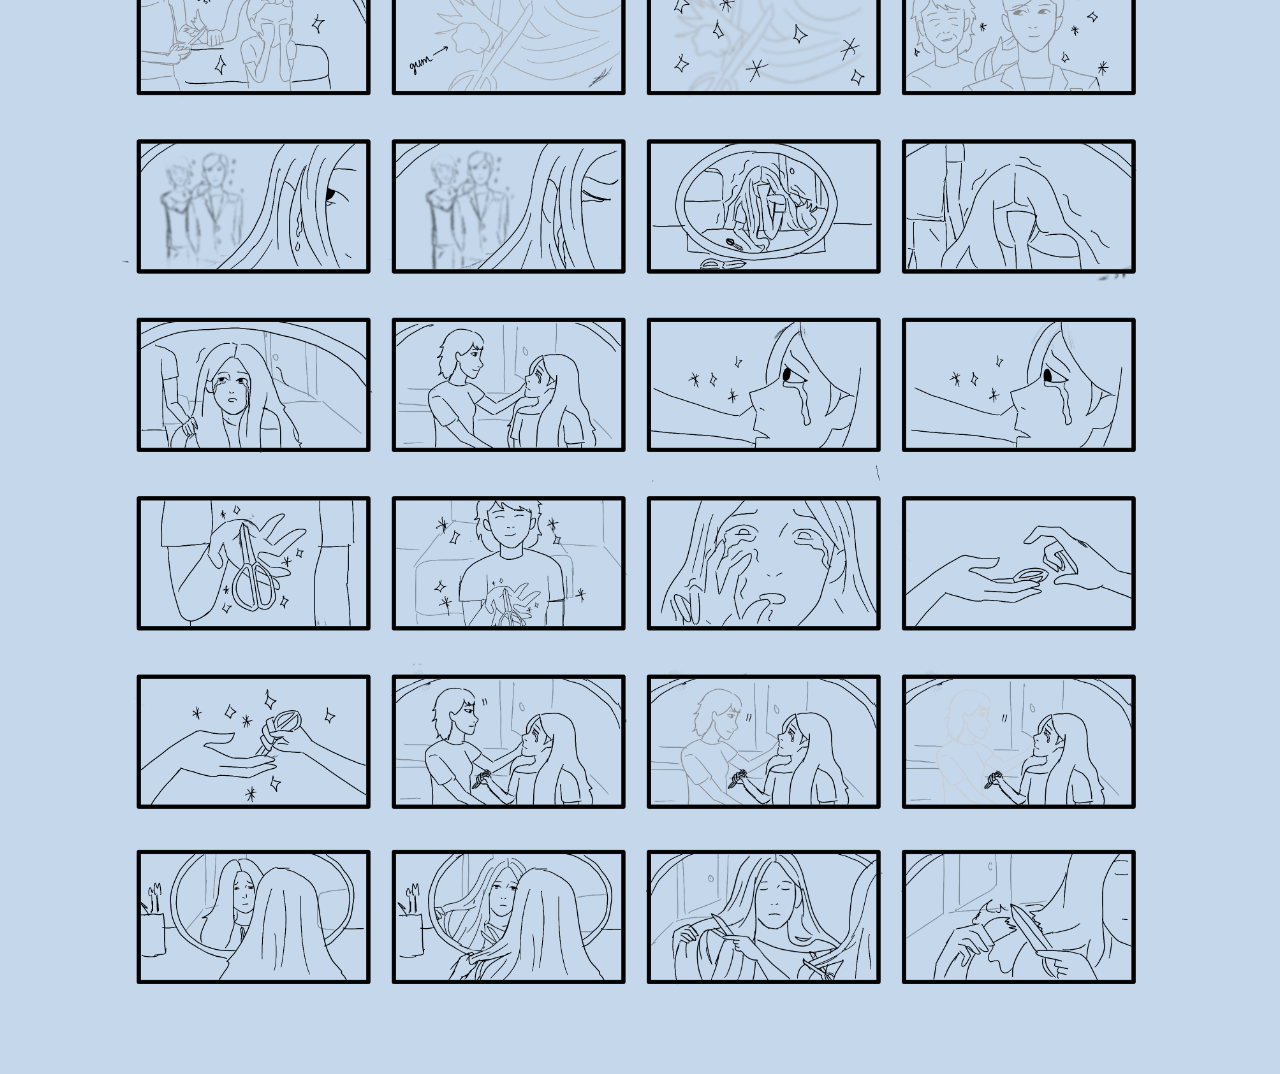
<file: Storyboards.html>
<!doctype html>
<html lang="en">
<head>
  <meta charset="utf-8">
  <title>Storyboards</title>
  <meta name="description" content="This page showcases Mei Lin's Storyboards.">
  <meta name="robots" content="noindex, nofollow">
  <meta name="viewport" content="width=device-width, initial-scale=1.0">
  
  <meta name="referrer" content="strict-origin-when-cross-origin">
  
  <link rel="stylesheet" href="mystylesfinal.css">

  <link rel="preconnect" href="https://fonts.googleapis.com">
  <link rel="preconnect" href="https://fonts.gstatic.com" crossorigin>
  <link href="https://fonts.googleapis.com/css2?family=Average&family=Gruppo&display=swap" rel="stylesheet">
</head>

<body>

<header>
  <div class="navbar">
    <div class="logo" style="font-family:'Average';color: #2a4869;">MEI LIN LEE-STAHR</div>

    <nav>
      <ul class="nav-links">
        <li><a href="index.html">Home</a></li>
        <li><a href="About.html">About</a></li>

       <li class="dropdown">
          <a href="javascript:void(0);" class="dropdown-toggle">Projects</a>
          <ul class="dropdown-menu">
            <li><a href="Film.html">When You Give A Cat A Lemon</a></li>
            <li><a href="ltq.html">A Letter to Qianjiang</a></li>
            <li><a href="Projectvizwall.html">Vizwall Slides</a></li>
          </ul>
        </li>

        <li class="dropdown">
          <a href="javascript:void(0);" class="dropdown-toggle">Gallery</a>
          <ul class="dropdown-menu">
            <li><a href="characterdesign.html">Character Design</a></li>
            <li><a href="Illustration.html">Illustration</a></li>
            <li><a href="Storyboards.html">Storyboards</a></li>
            <li><a href="videography.html">Videography</a></li>
          </ul>
        </li>

        <li><a href="Resume.html">Resume</a></li>
        <li><a href="Contact.html">Contact</a></li>
      </ul>
    </nav>
  </div>
</header>

<main class="page-container">

  <h1 style="color: #2a4869; margin-bottom: 25px;">Storyboards</h1>
  
  <h2><i>Mirror, Mirror</i> Rough Storyboard Animatic</h2>
  <div class="centered-media-container">
    <video controls>
      <source src="videos/mirrormirror.mp4" type="video/mp4">
      Your browser does not support the video tag.
    </video>
  </div>
  
  <h2> <i> The First Cut </i> Rough Storyboard | Story by Erin Tang
   <img src="imagess/tfc1.png" alt="">
     <img src="imagess/tfc2.png" alt="">
       <img src="imagess/tfc3.png" alt="">
   

</body>
</html>
</file>
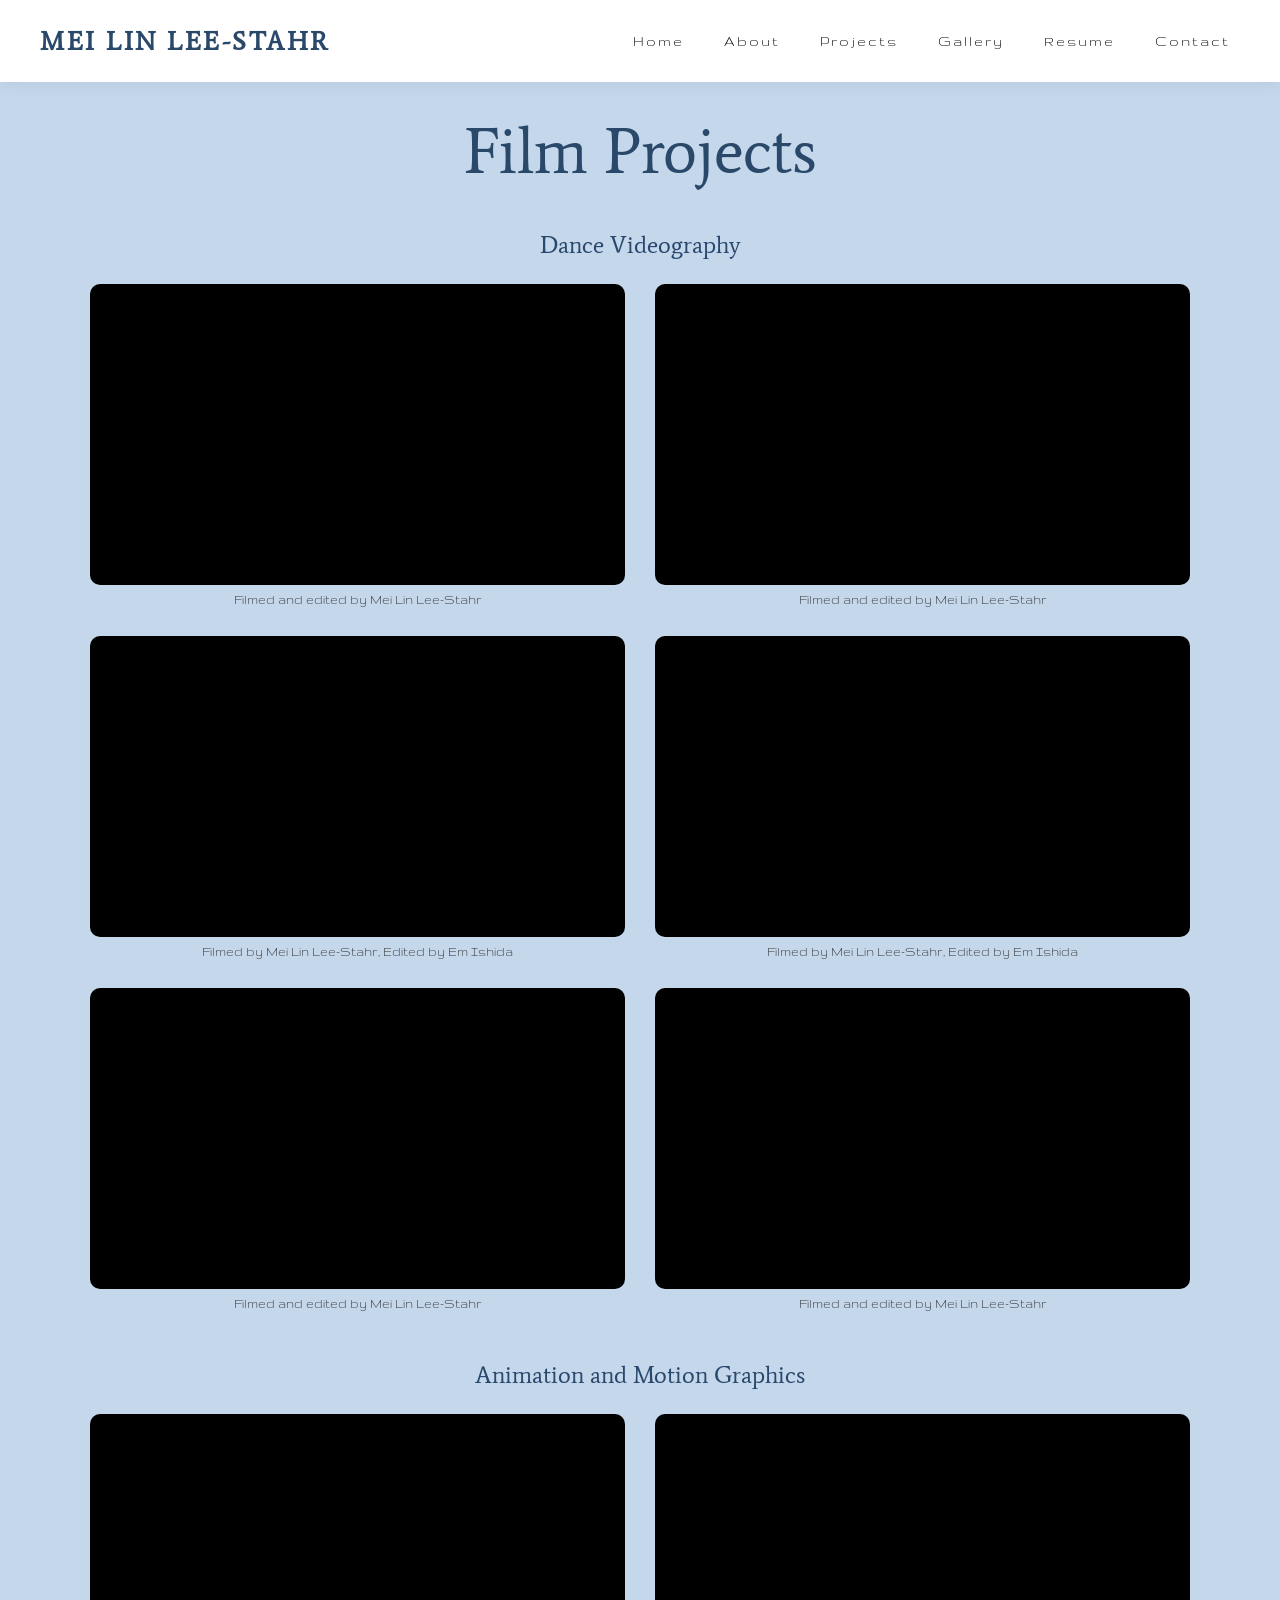
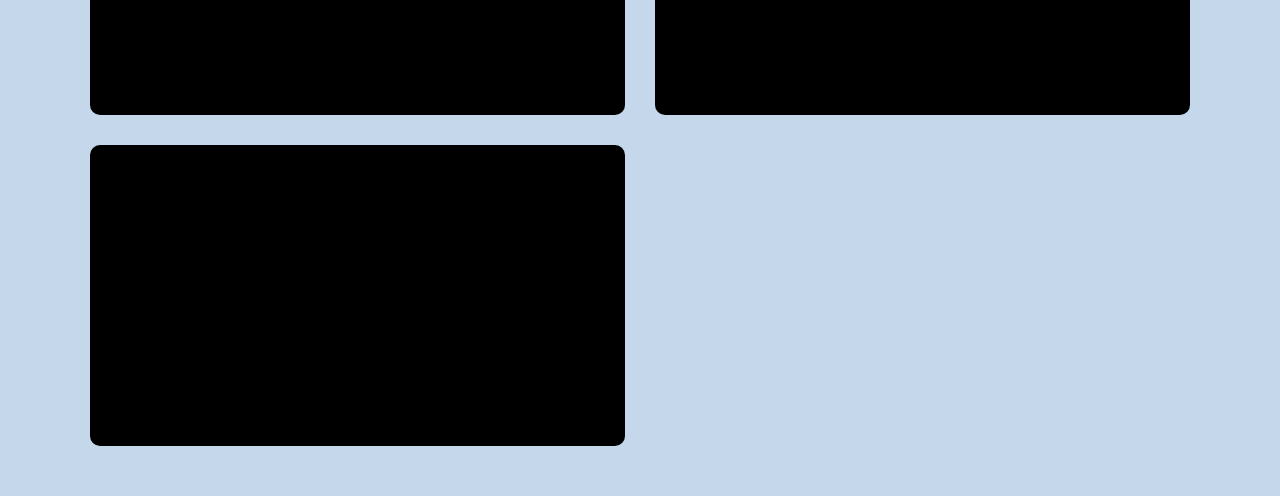
<file: videography.html>
<!doctype html>
<html lang="en">
<head>
  <meta charset="utf-8">
  <title>Videography</title>
  <meta name="description" content="This page showcases Mei Lin's videography.">
  <meta name="robots" content="noindex, nofollow">
  <meta name="viewport" content="width=device-width, initial-scale=1.0">
  <meta name="referrer" content="strict-origin-when-cross-origin">
  
  <link rel="stylesheet" href="mystylesfinal.css">
  <link rel="preconnect" href="https://fonts.googleapis.com">
  <link rel="preconnect" href="https://fonts.gstatic.com" crossorigin>
  <link href="https://fonts.googleapis.com/css2?family=Average&family=Gruppo&display=swap" rel="stylesheet">
</head>

<body>

<header>
  <div class="navbar">
    <div class="logo" style="font-family:'Average';color: #2a4869;">MEI LIN LEE-STAHR</div>

   <nav>
      <ul class="nav-links">
        <li><a href="index.html">Home</a></li>
        <li><a href="About.html">About</a></li>

       <li class="dropdown">
          <a href="javascript:void(0);" class="dropdown-toggle">Projects</a>
          <ul class="dropdown-menu">
            <li><a href="Film.html">When You Give A Cat A Lemon</a></li>
            <li><a href="ltq.html">A Letter to Qianjiang</a></li>
            <li><a href="Projectvizwall.html">Vizwall Slides</a></li>
          </ul>
        </li>

        <li class="dropdown">
          <a href="javascript:void(0);" class="dropdown-toggle">Gallery</a>
          <ul class="dropdown-menu">
            <li><a href="characterdesign.html">Character Design</a></li>
            <li><a href="Illustration.html">Illustration</a></li>
            <li><a href="Storyboards.html">Storyboards</a></li>
            <li><a href="videography.html">Videography</a></li>
          </ul>
        </li>

        <li><a href="Resume.html">Resume</a></li>
        <li><a href="Contact.html">Contact</a></li>
      </ul>
    </nav>
  </div>
</header>

<main class="page-container">

  <h1 style="color: #2a4869;">Film Projects</h1>

 <!-- Dance Videography Grid -->
  <h2>Dance Videography</h2>
  <div class="video-grid">
    
    <div class="video-card">
      <div class="video-wrapper">
        <iframe src="https://www.youtube.com/embed/TzYQ-ZCr6Ws?si=55UN4581AObGqn4H" title="YouTube video player" frameborder="0" allow="accelerometer; autoplay; clipboard-write; encrypted-media; gyroscope; picture-in-picture; web-share" referrerpolicy="strict-origin-when-cross-origin" allowfullscreen></iframe>
      </div>
      <figcaption>Filmed and edited by Mei Lin Lee-Stahr</figcaption>
    </div>

    <div class="video-card">
      <div class="video-wrapper">
        <iframe src="https://www.youtube.com/embed/ThS5VgwB0Zs?si=1vnlBfaIQOraUF82" title="YouTube video player" allowfullscreen></iframe>
      </div>
      <figcaption>Filmed and edited by Mei Lin Lee-Stahr</figcaption>
    </div>

    <div class="video-card">
      <div class="video-wrapper">
        <iframe src="https://www.youtube.com/embed/Vr6AS4lu2Eg?si=dCThf78o4uHQT64b" title="YouTube video player" allowfullscreen></iframe>
      </div>
      <figcaption>Filmed by Mei Lin Lee-Stahr, Edited by Em Ishida</figcaption>
    </div>

    <div class="video-card">
      <div class="video-wrapper">
        <iframe src="https://www.youtube.com/embed/cGa3XVr1qBA?si=u7lvsVm5EMN1vqUj" title="YouTube video player" allowfullscreen></iframe>
      </div>
      <figcaption>Filmed by Mei Lin Lee-Stahr, Edited by Em Ishida</figcaption>
    </div>

    <div class="video-card">
      <div class="video-wrapper">
       <iframe src="https://www.youtube.com/embed/QkEpQP8y6HI?si=v2RZ6MzP1D20984I" title="YouTube video player" frameborder="0" allow="accelerometer; autoplay; clipboard-write; encrypted-media; gyroscope; picture-in-picture; web-share" referrerpolicy="strict-origin-when-cross-origin" allowfullscreen></iframe>
      </div>
      <figcaption>Filmed and edited by Mei Lin Lee-Stahr</figcaption>
    </div>

    <div class="video-card">
      <div class="video-wrapper">
        <iframe src="https://www.youtube.com/embed/TkH-PHBgRKM?si=Ruea77QyiMYkwqwW" title="YouTube video player" allowfullscreen></iframe>
      </div>
      <figcaption>Filmed and edited by Mei Lin Lee-Stahr</figcaption>
    </div>

  </div>

  <!-- Animation & Motion Graphics Grid -->
  <h2>Animation and Motion Graphics</h2>
  <div class="video-grid">

    <div class="video-card">
      <div class="video-wrapper">
        <iframe src="https://www.youtube.com/embed/Vjn2nen_pho?si=IZgpMoFZu95MqWQD" title="YouTube video player" allowfullscreen></iframe>
      </div>
    </div>

    <div class="video-card">
      <div class="video-wrapper">
        <iframe src="https://www.youtube.com/embed/YkevPAvHqW8?si=0zei0oLUumrLLO3t" title="YouTube video player" allowfullscreen></iframe>
      </div>
    </div>

    <div class="video-card">
      <div class="video-wrapper">
        <iframe src="https://www.youtube.com/embed/wYkoATrCHx4?si=7dQ2I0TnK5eZc5Tc" title="YouTube video player" allowfullscreen></iframe>
      </div>
    </div>


  </div>
</file>
<file: mystylesfinal.css>
body {
  margin: 0;
  background: white;
  font-family: "Gruppo", sans-serif;
  text-align: center;
  background-color: #c4d7eb;
}

.average-regular {
  font-family: "Average", serif;
  font-weight: 400;
  font-style: normal;
}

.gruppo-regular {
  font-family: "Gruppo", sans-serif;
  font-weight: 400;
  font-style: normal;
}

p {
  font-size: 20px;
  font-family: "Gruppo";
  font-weight: lighter;
  line-height: 1.2;
}

/* =========================
   NAVBAR (Full Width)
   ========================= */

header {
  width: 100%;
  background-color: #ffffff;
  box-shadow: 0 4px 15px rgba(0, 0, 0, 0.05);
  margin-bottom: 30px;
  box-sizing: border-box;
}

.navbar {
  display: flex;
  justify-content: space-between;
  align-items: center;
  max-width: 1300px;
  margin: 0 auto;
  padding: 25px 40px;
  gap: 30px;
  flex-wrap: wrap;
}

.logo {
  color: #2a4869;
  font-family: "Average", Georgia, serif;
  font-size: 26px;
  font-weight: 700;
  letter-spacing: 2.5px;
  white-space: nowrap;
}

.nav-links {
  list-style: none;
  display: flex;
  align-items: center;
  gap: 20px;
  margin: 0;
  padding: 0;
}

.nav-links a {
  color: #000000;
  text-decoration: none;
  letter-spacing: 2px;
  font-size: 16px;
  padding: 6px 10px;
  transition: 0.3s ease;
  display: inline-block;
}

.nav-links a:hover {
  opacity: 0.7;
}

/* =========================
   GALLERY DROPDOWN MENU
   ========================= */

.nav-links .dropdown {
  position: relative;
}

.nav-links .dropdown-toggle {
  display: inline-block;
  cursor: pointer;
}

.nav-links .dropdown-menu {
  display: none;
  position: absolute;
  top: 100%;
  left: 50%;
  transform: translateX(-50%);

  min-width: 200px;
  padding: 10px 0;
  margin: 0;
  list-style: none;

  background-color: #ffffff;
  border: 1px solid #c4d7eb;
  border-radius: 8px;
  box-shadow: 0 4px 10px rgba(0, 0, 0, 0.12);

  z-index: 1000;
  text-align: left;
}

.nav-links .dropdown-menu li {
  display: block;
  width: 100%;
}

.nav-links .dropdown-menu li a {
  display: block;
  padding: 10px 16px;
  color: #2a4869;
  font-size: 15px;
  letter-spacing: 1px;
  white-space: nowrap;
  transform: none;
}

.nav-links .dropdown-menu li a:hover {
  background-color: #e6f2ff;
  color: #168bff;
  opacity: 1;
}

.nav-links .dropdown:hover .dropdown-menu,
.nav-links .dropdown:focus-within .dropdown-menu {
  display: block;
}

/* =========================
   PAGE HEADINGS & CONTENT
   ========================= */

h1 {
  font-family: "Average", Georgia, serif;
  font-weight: 400;
  color: #29486d;
  font-size: clamp(2.5rem, 5vw, 5rem);
  margin: 30px 0 10px 0;
}

h2 {
  font-family: "Average", Georgia, serif;
  font-weight: 400;
  color: #29486d;
  text-align: center;
  margin-top: 40px;
  margin-bottom: 15px;
}

footer {
  font-weight: lighter;
  text-align: center;
  padding: 40px 10px;
  clear: both;
  font-family: "Gruppo", sans-serif;
  color: #2a4869;
}

.page-container {
  width: 92%;
  max-width: 1100px;
  margin-left: auto;
  margin-right: auto;
  box-sizing: border-box;
}

.page-container img {
  max-width: 100%;
}

/* =========================
   INTRO CARD & ART (Restored)
   ========================= */

.intro-section {
  margin-top: 20px;
}

.intro-card {
  background-color: #ffffff;
  border-radius: 12px;
  width: 100%;
  padding: 35px 5%;
  box-sizing: border-box;

  display: flex;
  align-items: center;
  justify-content: space-between;
  gap: 4%;
  box-shadow: 0 4px 15px rgba(0, 0, 0, 0.05);
}

.intro-art {
    flex: 0 1 45%;
    min-width: 0;
    height: 280px;
    display: flex;
    align-items: center;
    justify-content: flex-start;
    gap: 15px;
}

.intro-character {
    display: block;
    height: 100%;
    width: auto;
    max-width: 47%;
    object-fit: contain;
    object-position: center;
    border-radius: 8px;
}

.intro-info {
  flex: 1;
  min-width: 0;
  text-align: left;
  color: #29486d;
}

.intro-info .intro-name {
  margin: 0;
  color: #29486d;
  font-family: "Average", Georgia, serif;
  font-size: clamp(2.5rem, 5vw, 4.5rem);
  font-weight: 400;
  line-height: 1.1;
  text-transform: uppercase;
}

.intro-info .intro-name span {
  display: block;
  margin: 0;
  border-bottom: none;
  text-align: right;
  white-space: nowrap;
}

.intro-info .intro-subtitle {
  margin: 12px 0 0;
  font-family: "Average", Georgia, serif;
  font-size: clamp(0.9rem, 1.5vw, 1.4rem);
  text-align: right;
  line-height: 1.3;
}

/* =========================
   PROJECT LAYOUT (LEFT & RIGHT)
   ========================= */

.project {
  max-width: 1500px;     
  margin: 30px auto 0 auto;        
  padding: 0;    
  display: flex;
  align-items: stretch;  
  gap: 0px;
  background-color: #ffffff;
  border-radius: 12px;
  box-shadow: 0 4px 15px rgba(0, 0, 0, 0.05);
  overflow: hidden;
}

.left {
  background: white;
  padding: 40px;
  display: flex;             
  flex-direction: column;
  justify-content: center;   
  box-sizing: border-box;
  flex: 0.5;
  text-align: left;
}

.right {
  flex: 1.5;
  background: #000;
  display: flex;
  align-items: center;
}

.right a {
  display: block;
  width: 100%;
  height: 100%;
}

.right a img {
  display: block;
  width: 100%;
  height: 100%;
  object-fit: cover;
  cursor: pointer;
  transition: transform 0.2s ease, box-shadow 0.2s ease;
}

.right a img:hover {
  transform: scale(1.02);
}

.video-wrapper {
  position: relative;
  padding-bottom: 56.25%; 
  height: 0;
  width: 100%;
}

.video-wrapper iframe {
  position: absolute;
  top: 0;
  left: 0;
  width: 100%;
  height: 100%;
  border: none;
}

.left p {
  font-size: 1.05rem; 
  line-height: 1.3;
}

/* =========================
   IMAGE GRIDS
   ========================= */

.imggrid {
  display: grid;
  grid-template-columns: 1fr 2fr;
  gap: 15px;
  margin-left: 0;
  margin-right: 0;
  align-items: stretch;
}

.imggrid img {
  display: block;
  width: 100%;
  height: 350px;
  object-fit: cover;
  object-position: top;
  cursor: pointer;
  margin: 0;
  border-radius: 10px;
}

/* =========================
   3-COLUMN IMAGE GRID WITH CAPTIONS
   ========================= */

.imggrid-3 {
  display: grid;
  grid-template-columns: repeat(3, 1fr);
  gap: 25px;
  width: 100%;
  margin: 30px 0;
}

.imggrid-3 .grid-item {
  margin: 0;
  display: flex;
  flex-direction: column;
  width: 100%;
}

.imggrid-3 img {
  width: 100%;
  height: 320px; 
  object-fit: cover;
  border-radius: 10px;
  display: block;
  cursor: pointer;
  transition: transform 0.3s ease, box-shadow 0.3s ease;
}

.imggrid-3 img:hover {
  transform: scale(1.02);
  box-shadow: 0 8px 20px rgba(0, 0, 0, 0.15);
}

.imggrid-3 figcaption {
  font-family: "Gruppo", sans-serif;
  font-size: 14px;
  color: #303030;
  text-align: center; 
  margin-top: 8px;
  line-height: 1.3;
}


@media (max-width: 800px) {
  .imggrid-3 {
    grid-template-columns: 1fr;
    gap: 20px;
  }
  
  .imggrid-3 img {
    height: auto;
    aspect-ratio: 4 / 3;
  }
}

/* =========================
   MOBILE RESPONSIVENESS
   ========================= */

@media (max-width: 768px) {
    .navbar {
        flex-direction: column;
        align-items: center;
        gap: 12px;
        padding: 20px;
    }

    .nav-links {
        gap: 10px;
        flex-wrap: wrap;
        justify-content: center;
    }

    .intro-card {
        flex-direction: column;
        padding: 25px 20px;
        gap: 20px;
    }

    /* Mobile-only overrides for the intro images so they don't overflow */
    .intro-art {
        width: 100%;
        height: auto !important;
        justify-content: center;
        gap: 10px;
    }

    .intro-character {
        height: auto !important;
        max-height: 160px;
        width: 45% !important;
        max-width: none !important;
    }

    .intro-info {
        text-align: center;
    }

    .intro-info .intro-name, .intro-info .intro-subtitle {
        text-align: center;
    }

    .imggrid {
        grid-template-columns: 1fr;
    }

    .imggrid img {
        height: 300px;
    }

    .imggrid-3 {
        grid-template-columns: repeat(2, minmax(0, 1fr));
        gap: 10px;
    }

    .imggrid-3 img {
        height: 220px;
    }
}
/* =========================
   IMAGE LIGHTBOX MODAL
   ========================= */

.modal {
  display: none; 
  position: fixed;
  z-index: 2000;
  left: 0;
  top: 0;
  width: 100%;
  height: 100%;
  background-color: rgba(0, 0, 0, 0.85);
  align-items: center;
  justify-content: center;
  padding: 20px;
  box-sizing: border-box;
  backdrop-filter: blur(4px);
}

.modal-content {
  max-width: 90%;
  max-height: 90vh;
  object-fit: contain;
  border-radius: 8px;
  box-shadow: 0 8px 30px rgba(0, 0, 0, 0.5);
  animation: zoomIn 0.2s ease-out;
}

.modal-close {
  position: absolute;
  top: 20px;
  right: 35px;
  color: #ffffff;
  font-size: 40px;
  font-weight: bold;
  cursor: pointer;
  transition: opacity 0.2s;
}

.modal-close:hover {
  opacity: 0.7;
}

@keyframes zoomIn {
  from {
    transform: scale(0.9);
    opacity: 0;
  }
  to {
    transform: scale(1);
    opacity: 1;
  }
}
/* =========================
   ABOUT PAGE PROPORTIONAL STYLING
   ========================= */

.about-section {
    background-color: transparent;
    padding: 0;
    box-sizing: border-box;
}

.about-card {
    background-color: #ffffff;
    border-radius: 12px;
    width: 100%;
    padding: 50px 4%;
    box-sizing: border-box;
    box-shadow: 0 4px 15px rgba(0, 0, 0, 0.05);

    display: flex;
    align-items: center;
    justify-content: space-between;
    gap: 6%;
}

.about-image {
    flex: 0 0 42%;
    min-width: 0;
}

.about-image img {
    display: block;
    width: 100%;
    height: auto; /* Scales height proportionally to match your image's natural ratio */
    max-height: 650px;
    object-fit: contain; /* Keeps the entire image pristine without squishing */
    object-position: center;
    border-radius: 10px;
}

.about-image .photo-credit {
    display: block;
    width: 100%;
    font-family: "Gruppo", sans-serif;
    font-size: 14px;
    line-height: 1.2;
    text-align: right;
    color: #303030;
    margin: 8px 0 0;
}

.about-info {
    flex: 1;
    min-width: 0;
    text-align: left;
    color: #303030;
}

.about-info h1 {
    font-family: "Average", Georgia, serif;
    font-size: clamp(3rem, 6vw, 5.5rem);
    font-weight: 400;
    line-height: 1.1;
    color: #29486d;
    text-align: left;
    margin: 0 0 25px;
}

.about-info p {
    font-family: "Gruppo", sans-serif;
    font-size: 1.1rem;
    line-height: 1.4;
    margin: 0 0 20px;
    text-align: left;
}

/* Mobile Responsiveness for About Page */
@media (max-width: 800px) {
    .about-card {
        flex-direction: column;
        padding: 30px 20px;
        gap: 30px;
    }

    .about-image {
        width: 100%;
    }

    .about-info h1 {
        text-align: center;
    }
}
/* =========================
   NAVBAR-STYLE CUSTOM LINKS
   ========================= */

.nav-styled-link {
  display: inline-block;
  font-family: "Gruppo", sans-serif;
  font-size: 16px;
  color: #000000;
  text-decoration: none;
  letter-spacing: 2px;
  padding: 6px 12px;
  transition: opacity 0.3s ease, color 0.3s ease;
  cursor: pointer;
}

.nav-styled-link:hover {
  opacity: 0.7;
  color: #2a4869; /* Matches your brand blue accent on hover */
}

/* Optional: Button-style Card Variation */
.nav-styled-button {
  display: inline-block;
  font-family: "Gruppo", sans-serif;
  font-size: 15px;
  color: #2a4869;
  background-color: #ffffff;
  border: 1px solid #c4d7eb;
  border-radius: 8px;
  text-decoration: none;
  letter-spacing: 1.5px;
  padding: 10px 18px;
  transition: background-color 0.3s ease, color 0.3s ease, opacity 0.3s ease;
  cursor: pointer;
}

.nav-styled-button:hover {
  background-color: #e6f2ff;
  color: #168bff;
  opacity: 1;
}
/* =========================
   RESPONSIVE VIDEO GRID
   ========================= */

.video-grid {
  display: grid;
  grid-template-columns: repeat(2, 1fr); /* 2 equal columns on desktop */
  gap: 30px;
  margin: 25px 0 50px 0;
  width: 100%;
}

.video-card {
  display: flex;
  flex-direction: column;
  width: 100%;
}

/* Aspect ratio container for 16:9 widescreen videos */
.video-wrapper {
  position: relative;
  width: 100%;
  aspect-ratio: 16 / 9;
  border-radius: 10px;
  overflow: hidden;
  background-color: #000;
}

.video-wrapper iframe,
.video-wrapper video,
.video-wrapper img {
  width: 100%;
  height: 100%;
  border: 0;
  object-fit: cover;
}

/* Captions under grid items */
.video-card figcaption {
  font-family: "Gruppo", sans-serif;
  font-size: 14px;
  color: #303030;
  text-align: center;
  margin-top: 8px;
}

/* Single featured videos above grid */
.featured-video {
  width: 100%;
  aspect-ratio: 16 / 9;
  border-radius: 10px;
  overflow: hidden;
  margin-bottom: 8px;
}

.featured-video iframe {
  width: 100%;
  height: 100%;
  border: 0;
}

/* Mobile: Stack into 1 column */
@media (max-width: 768px) {
  .video-grid {
    grid-template-columns: 1fr;
    gap: 20px;
  }
}
/* =========================
   CENTERED MEDIA CONTAINER (For Videos & Large Items)
   ========================= */

.centered-media-container {
  width: 100%;
  max-width: 900px; /* Adjust if you want it wider or narrower */
  margin: 20px auto;
  display: flex;
  flex-direction: column;
  align-items: center;
}

.centered-media-container video {
  width: 100%;
  height: auto;
  max-height: 550px;
  border-radius: 10px;
  display: block;
  background-color: #000;
  box-shadow: 0 4px 12px rgba(0, 0, 0, 0.08);
}

/* ========================================
   RESUME PAGE STYLING
   ======================================== */

.resume-page {
    background-color: #c4d7eb;
    color: #29486d;
    font-family: "Gruppo", sans-serif;
    text-align: left;
    line-height: 1.6;
    padding: 40px 20px 60px;
    min-height: 100vh;
    box-sizing: border-box;
}

/* Main white resume card */
.resume-card {
    background-color: #ffffff;
    width: 100%;
    max-width: 850px;
    margin: 0 auto;
    padding: 50px 60px;
    border-radius: 12px;
    box-shadow: 0 4px 18px rgba(41, 72, 109, 0.12);
    box-sizing: border-box;
}

/* Header & Contact Information */
.resume-header {
    text-align: center;
    padding-bottom: 20px;
    margin-bottom: 25px;
    border-bottom: 2px solid #c4d7eb;
}

.resume-header h1 {
    font-family: "Average", Georgia, serif;
    color: #29486d;
    font-size: 38px;
    line-height: 1.1;
    margin: 0 0 10px;
    letter-spacing: 0.5px;
}

.resume-subtitle {
    font-family: "Gruppo", sans-serif;
    font-size: 17px;
    font-weight: bold;
    letter-spacing: 1.5px;
    color: #52769c;
    margin: 0 0 10px;
    text-transform: uppercase;
}

.resume-contact {
    font-family: "Gruppo", sans-serif;
    font-size: 16px;
    color: #52677e;
    margin: 0;
}

.resume-contact a {
    color: #52769c;
    text-decoration: none;
    border-bottom: 1px solid #c4d7eb;
    transition: color 0.2s ease, border-color 0.2s ease;
}

.resume-contact a:hover {
    color: #29486d;
    border-color: #29486d;
}

/* Resume Sections */
.resume-section {
    margin-bottom: 25px;
}

.resume-section h2 {
    font-family: "Average", Georgia, serif;
    color: #29486d;
    font-size: 22px;
    line-height: 1.2;
    text-align: left;
    text-transform: uppercase;
    letter-spacing: 1.2px;
    padding-bottom: 6px;
    margin: 0 0 14px 0;
    border-bottom: 1px solid #c4d7eb;
}

/* Section Body Text & Lists */
.resume-section p,
.resume-note,
.skills-group {
    font-family: "Gruppo", sans-serif;
    font-size: 16px; /* Uniform body size */
    line-height: 1.6;
    color: #303030;
    margin: 0 0 10px 0;
}

/* Individual Job/School Entry */
.resume-entry {
    margin-bottom: 16px;
}

.resume-entry:last-child {
    margin-bottom: 0;
}

.entry-top {
    display: flex;
    justify-content: space-between;
    align-items: baseline;
    margin-bottom: 2px;
}

.entry-title {
    font-family: "Average", Georgia, serif;
    font-size: 18px;
    font-weight: bold;
    color: #29486d;
}

.entry-date {
    font-family: "Gruppo", sans-serif;
    font-size: 15px;
    font-weight: bold;
    color: #52769c;
}

.entry-role,
.entry-sub {
    font-family: "Gruppo", sans-serif;
    font-size: 16px;
    font-weight: bold;
    color: #29486d;
    margin: 2px 0 4px 0;
}

.entry-details {
    font-family: "Gruppo", sans-serif;
    font-size: 15px;
    color: #52677e;
    margin: 2px 0;
}

/* Bullet Points */
.resume-section ul {
    padding-left: 20px;
    margin: 6px 0 10px 0;
}

.resume-section li {
    font-family: "Gruppo", sans-serif;
    font-size: 16px; /* Uniform body size */
    line-height: 1.5;
    color: #303030;
    margin-bottom: 4px;
}

/* Skills Labels */
.skills-group {
    margin-bottom: 8px;
}

.skills-label {
    font-weight: bold;
    color: #29486d;
}

/* Responsive Styles for Mobile */
@media screen and (max-width: 700px) {
    .resume-card {
        padding: 30px 20px;
    }

    .resume-header h1 {
        font-size: 30px;
    }

    .entry-top {
        flex-direction: column;
        align-items: flex-start;
    }

    .entry-date {
        margin-top: 2px;
        margin-bottom: 4px;
    }
}
/* ========================================
   CONTACT PAGE STYLING
   ======================================== */

.contact-page {
    background-color: #c4d7eb;
    color: #29486d;
    font-family: "Gruppo", sans-serif;
    text-align: left;
    padding: 40px 20px 60px;
    min-height: 100vh;
    box-sizing: border-box;
    display: flex;
    justify-content: center;
    align-items: center;
}

/* Main white container card - Made wider and roomier */
.contact-card {
    background-color: #ffffff;
    width: 100%;
    max-width: 800px; /* Increased from 650px to 800px */
    margin: 0 auto;
    padding: 60px 75px; /* Increased inside padding */
    border-radius: 12px;
    box-shadow: 0 4px 18px rgba(41, 72, 109, 0.12);
    box-sizing: border-box;
}

.contact-header {
    text-align: center;
    margin-bottom: 40px;
}

.contact-header h1 {
    font-family: "Average", Georgia, serif;
    color: #29486d;
    font-size: 42px; /* Slightly larger heading */
    margin: 0 0 12px 0;
}

.contact-header p {
    font-size: 17px;
    color: #52677e;
    margin: 0;
}

/* Links List Stack */
.contact-links-list {
    display: flex;
    flex-direction: column;
    gap: 16px;
}

.contact-link-item {
    display: flex;
    justify-content: space-between;
    align-items: center;
    padding: 18px 25px; /* Slightly larger clickable rows */
    background-color: #f7fafe;
    border: 1px solid #c4d7eb;
    border-radius: 8px;
    text-decoration: none;
    transition: background-color 0.2s ease, transform 0.2s ease, border-color 0.2s ease;
}

.contact-link-item:hover {
    background-color: #ebf3fc;
    border-color: #2a4869;
    transform: translateY(-2px);
}

.contact-platform {
    font-family: "Average", Georgia, serif;
    font-size: 19px;
    color: #29486d;
}

.contact-handle {
    font-family: "Gruppo", sans-serif;
    font-size: 16px;
    color: #52677e;
}

/* Mobile Responsiveness */
@media screen and (max-width: 750px) {
    .contact-card {
        padding: 35px 25px;
    }
    .contact-header h1 {
        font-size: 32px;
    }
    .contact-link-item {
        flex-direction: column;
        align-items: flex-start;
        gap: 4px;
        padding: 14px 16px;
    }
}
</file>
